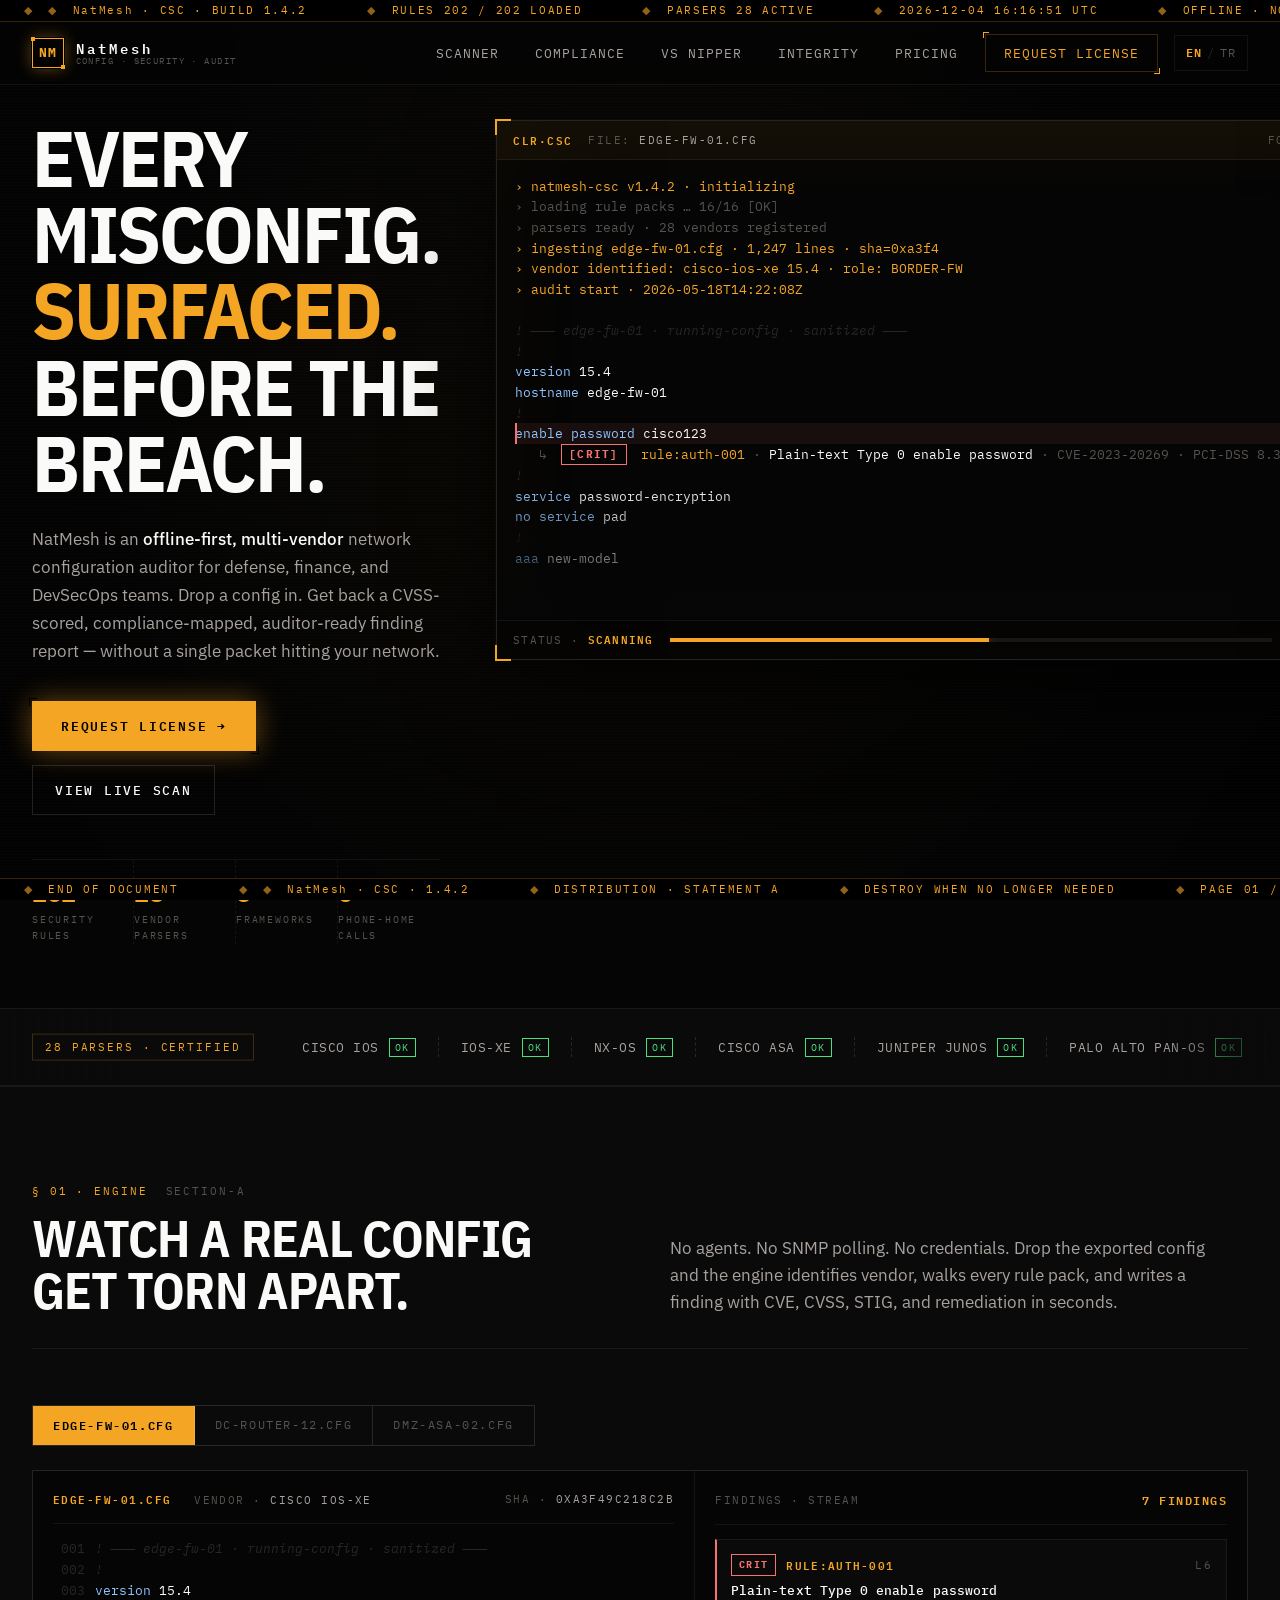
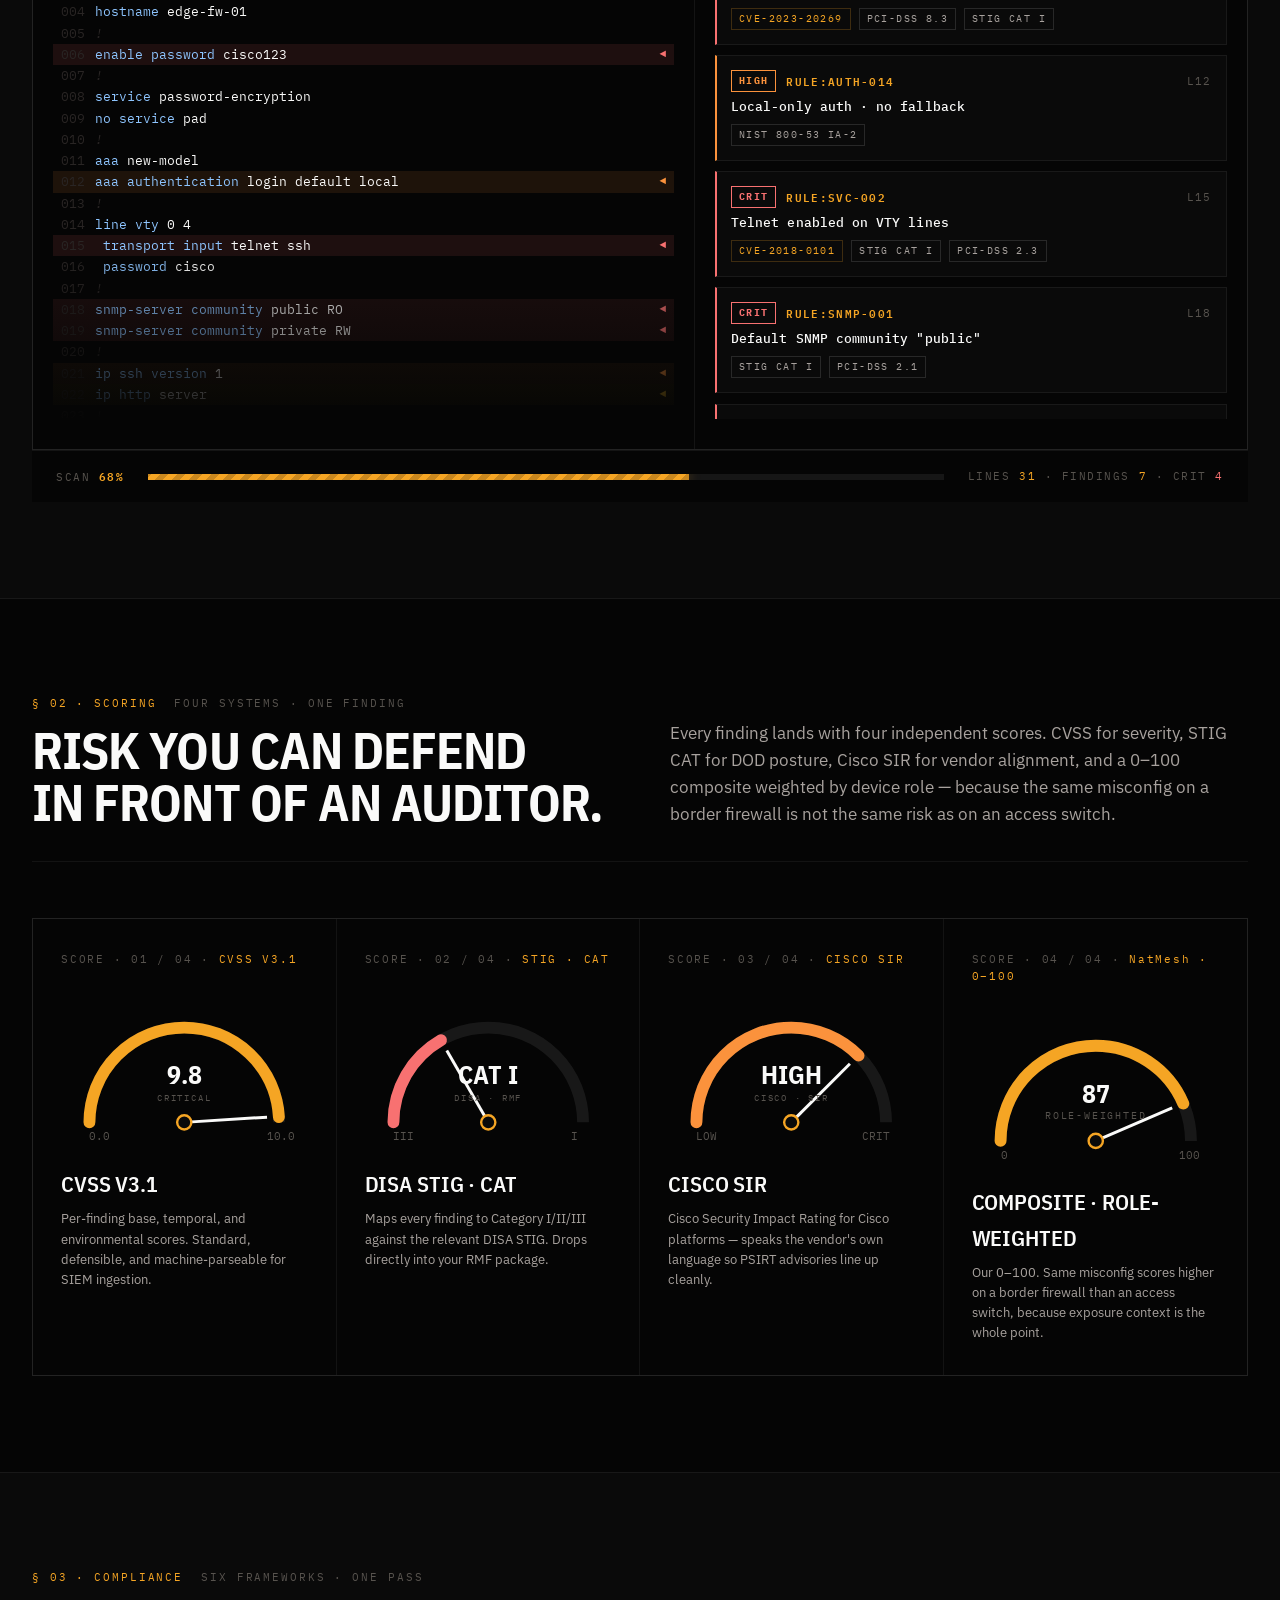
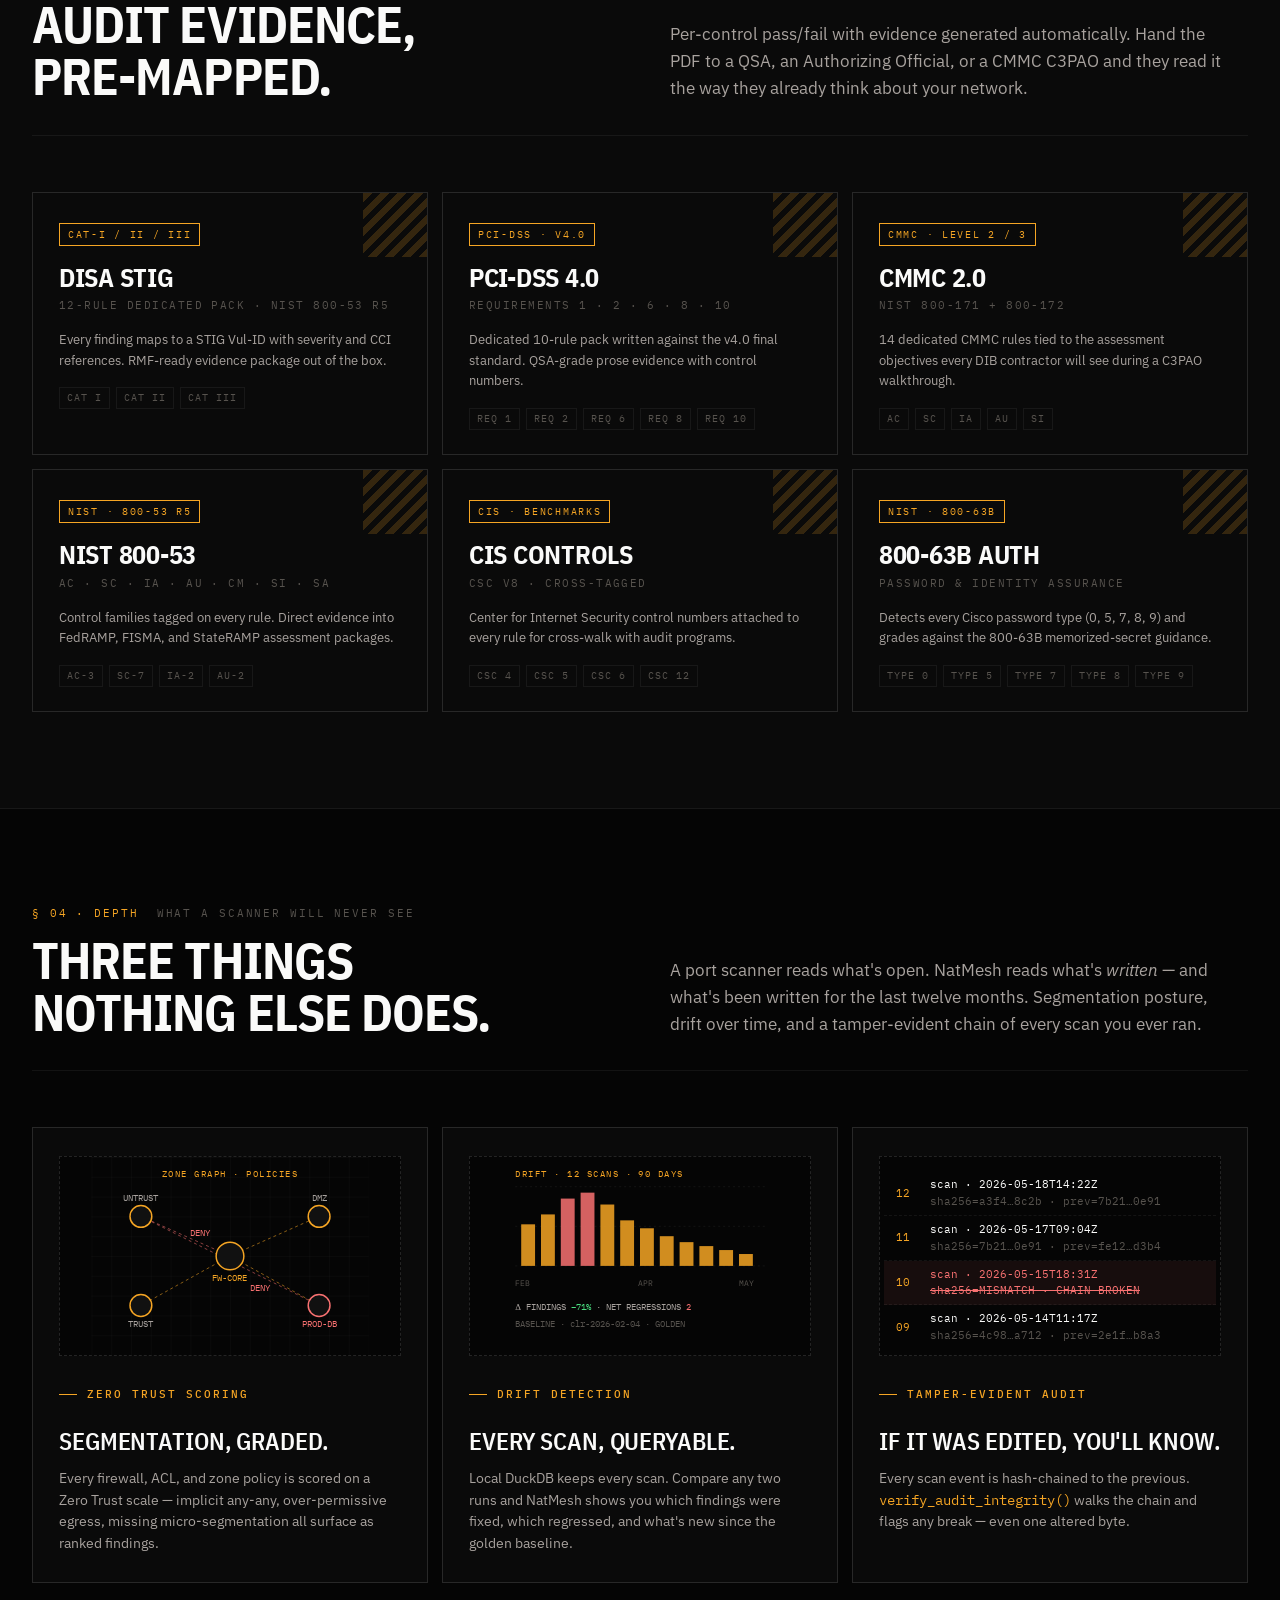
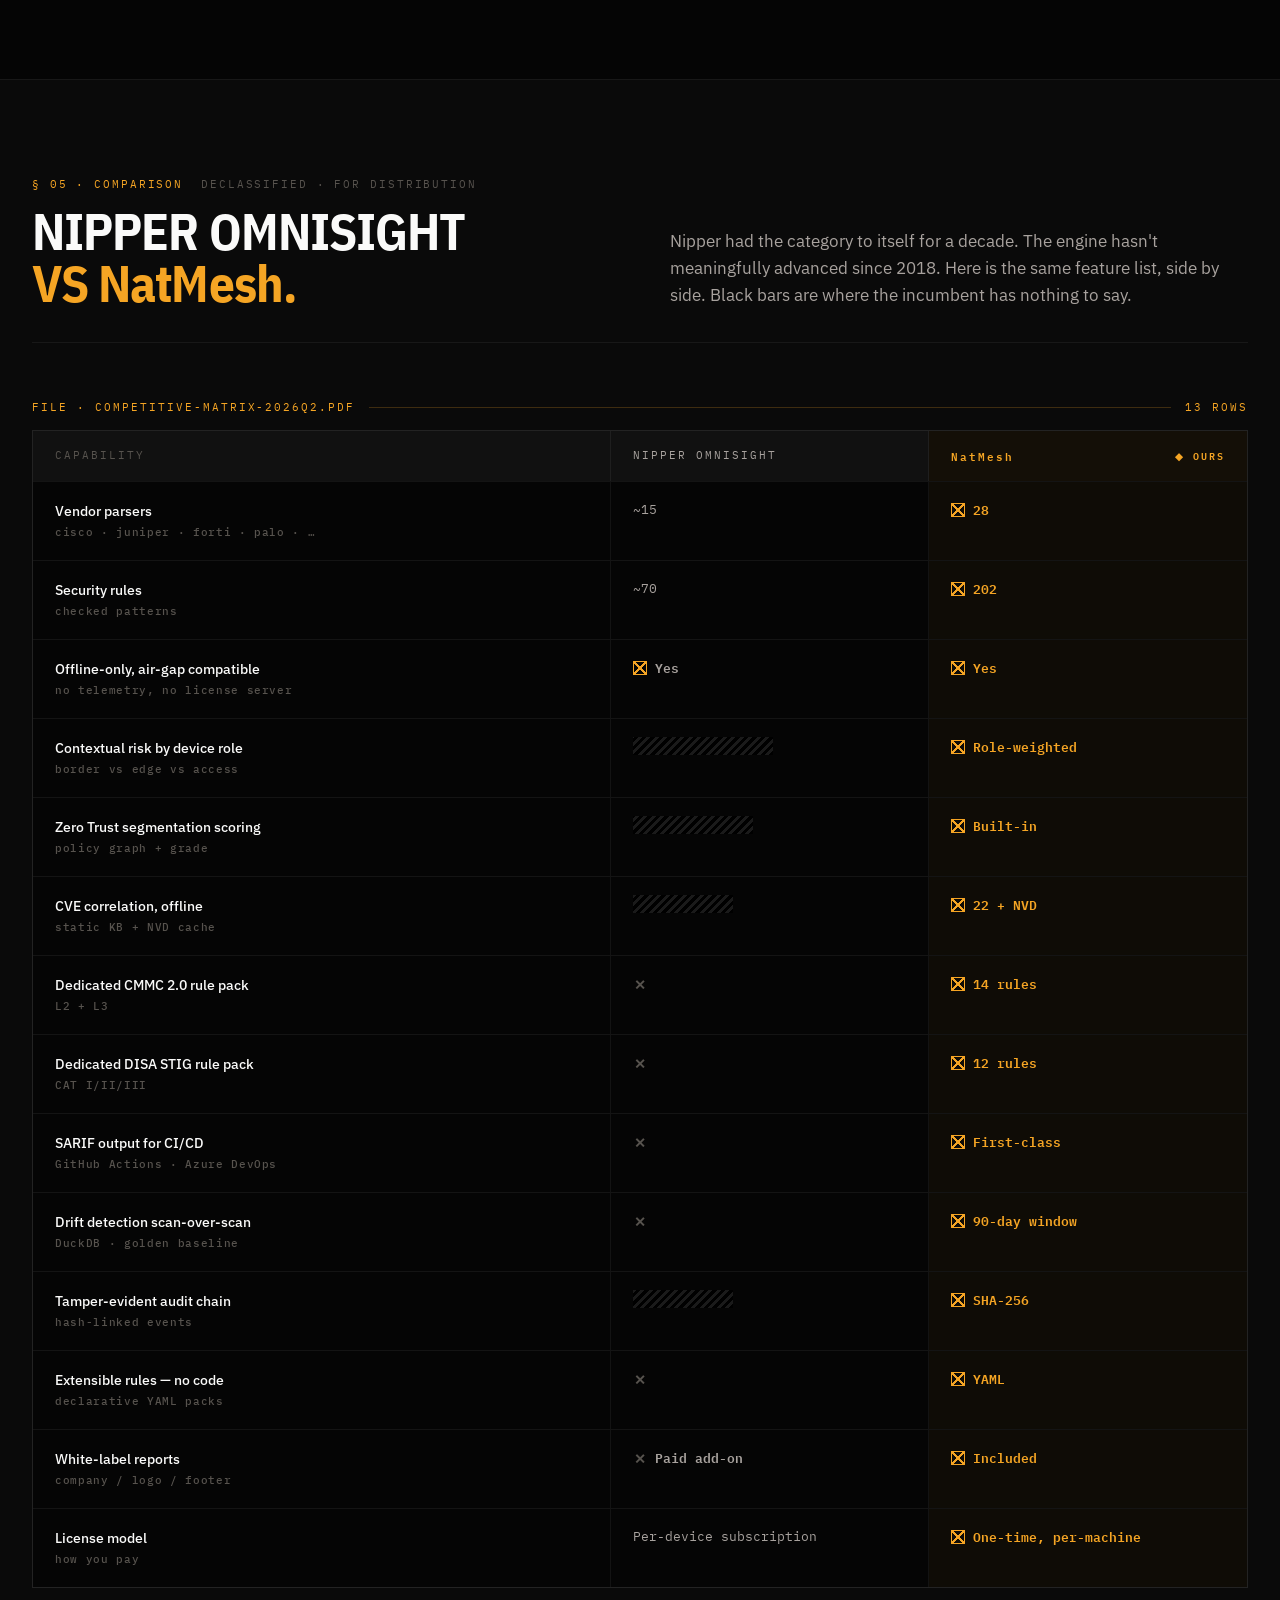
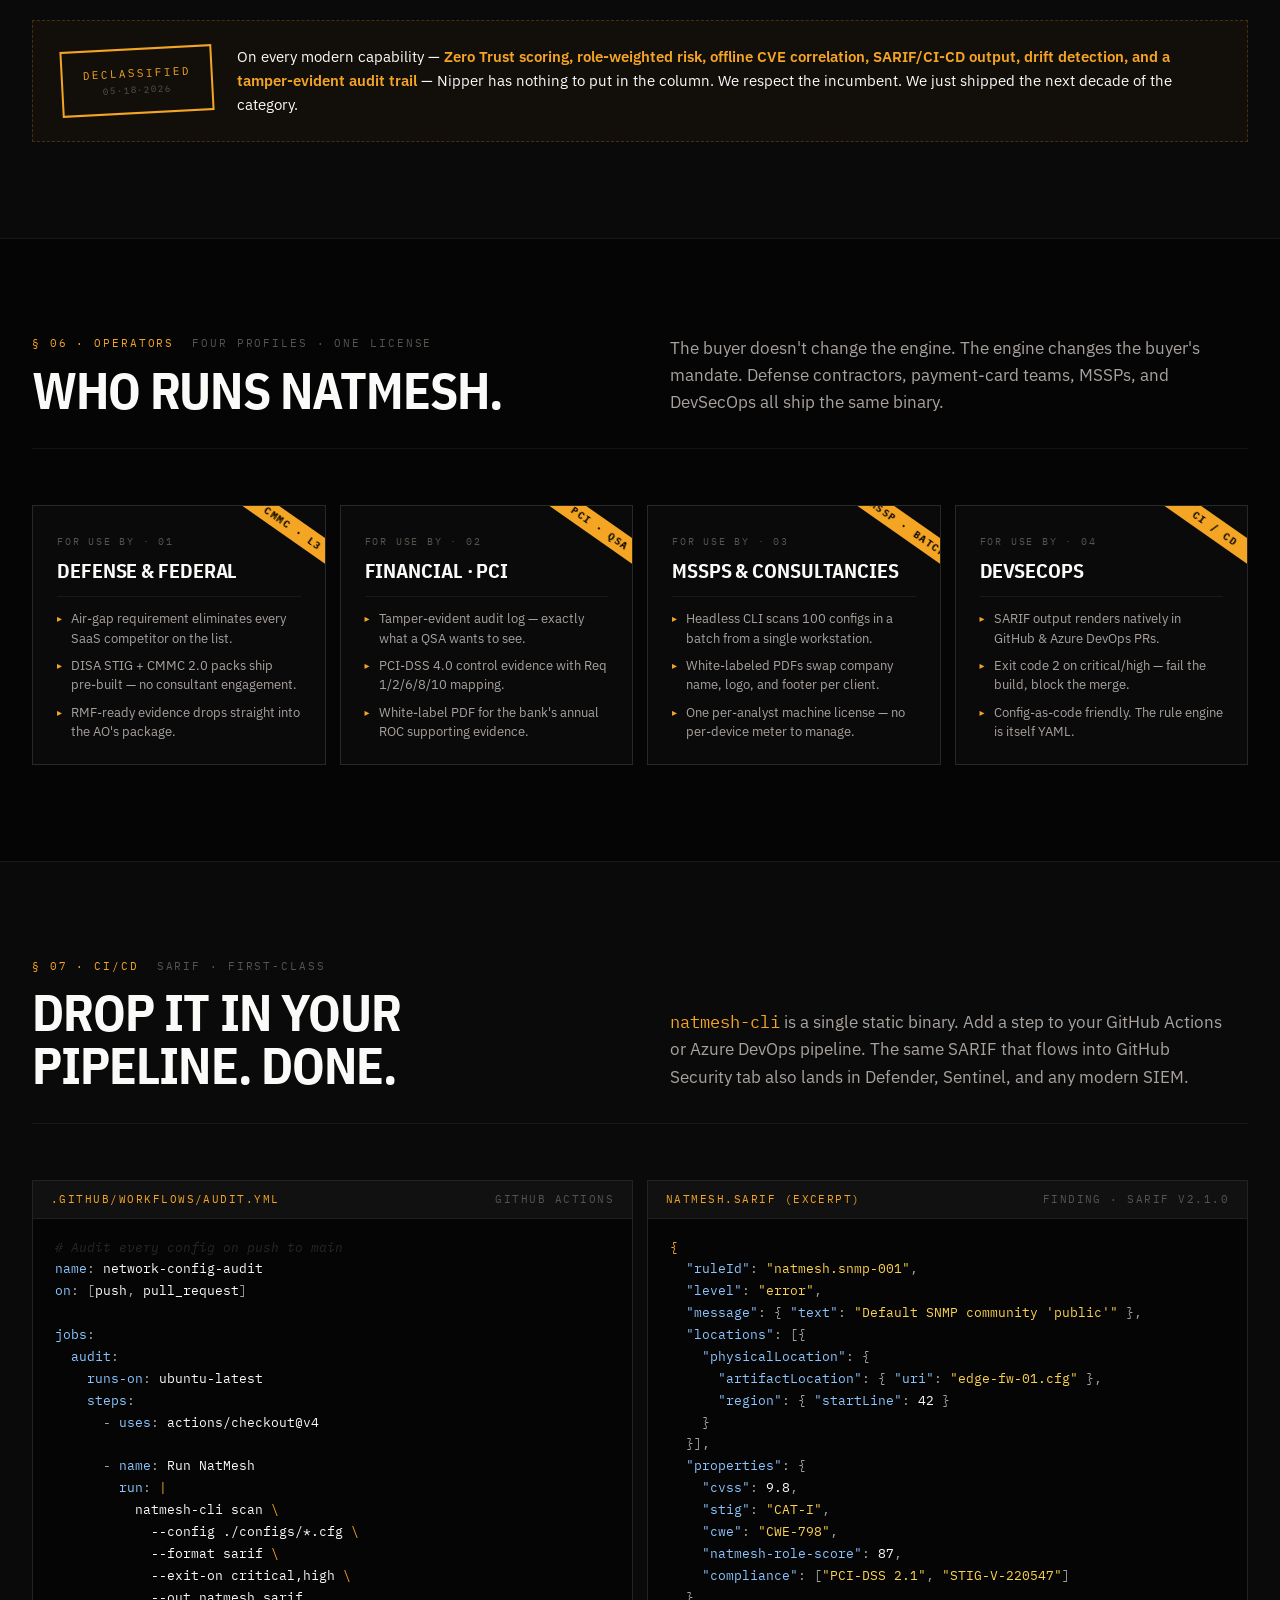
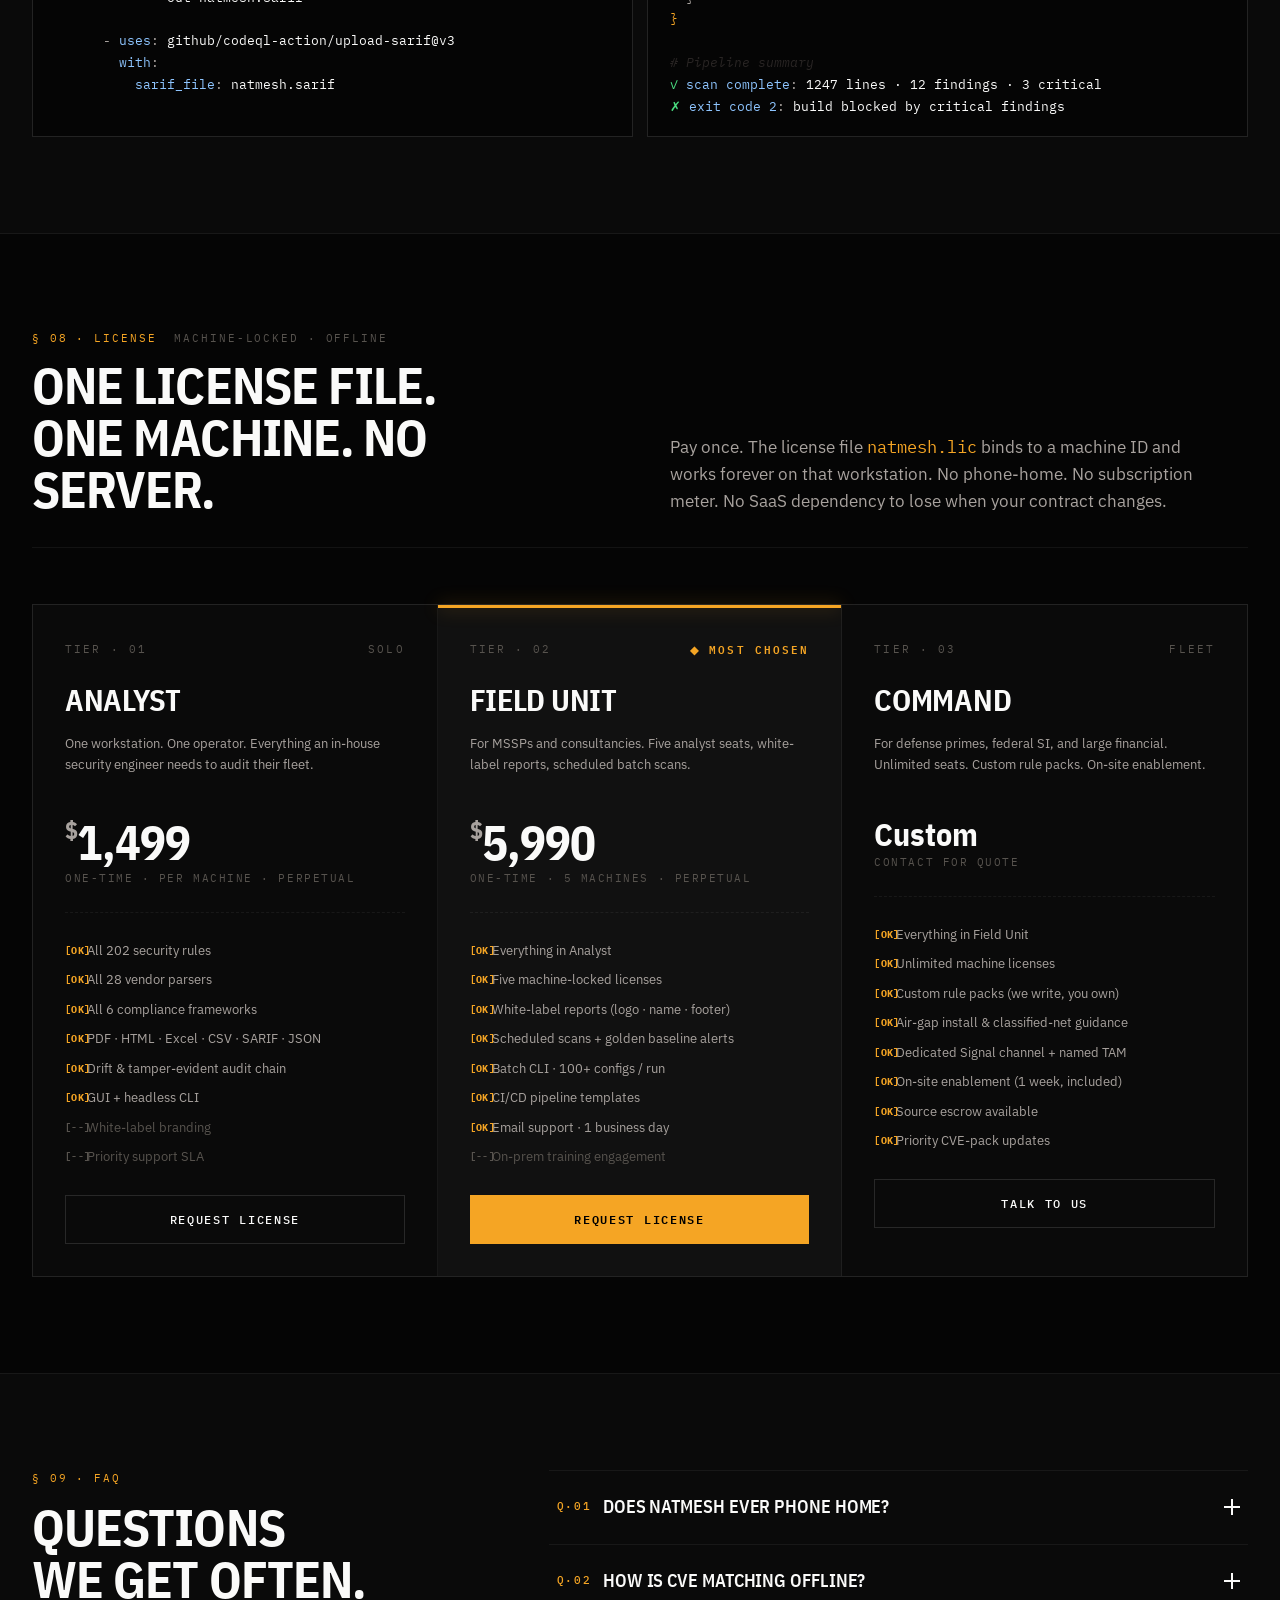
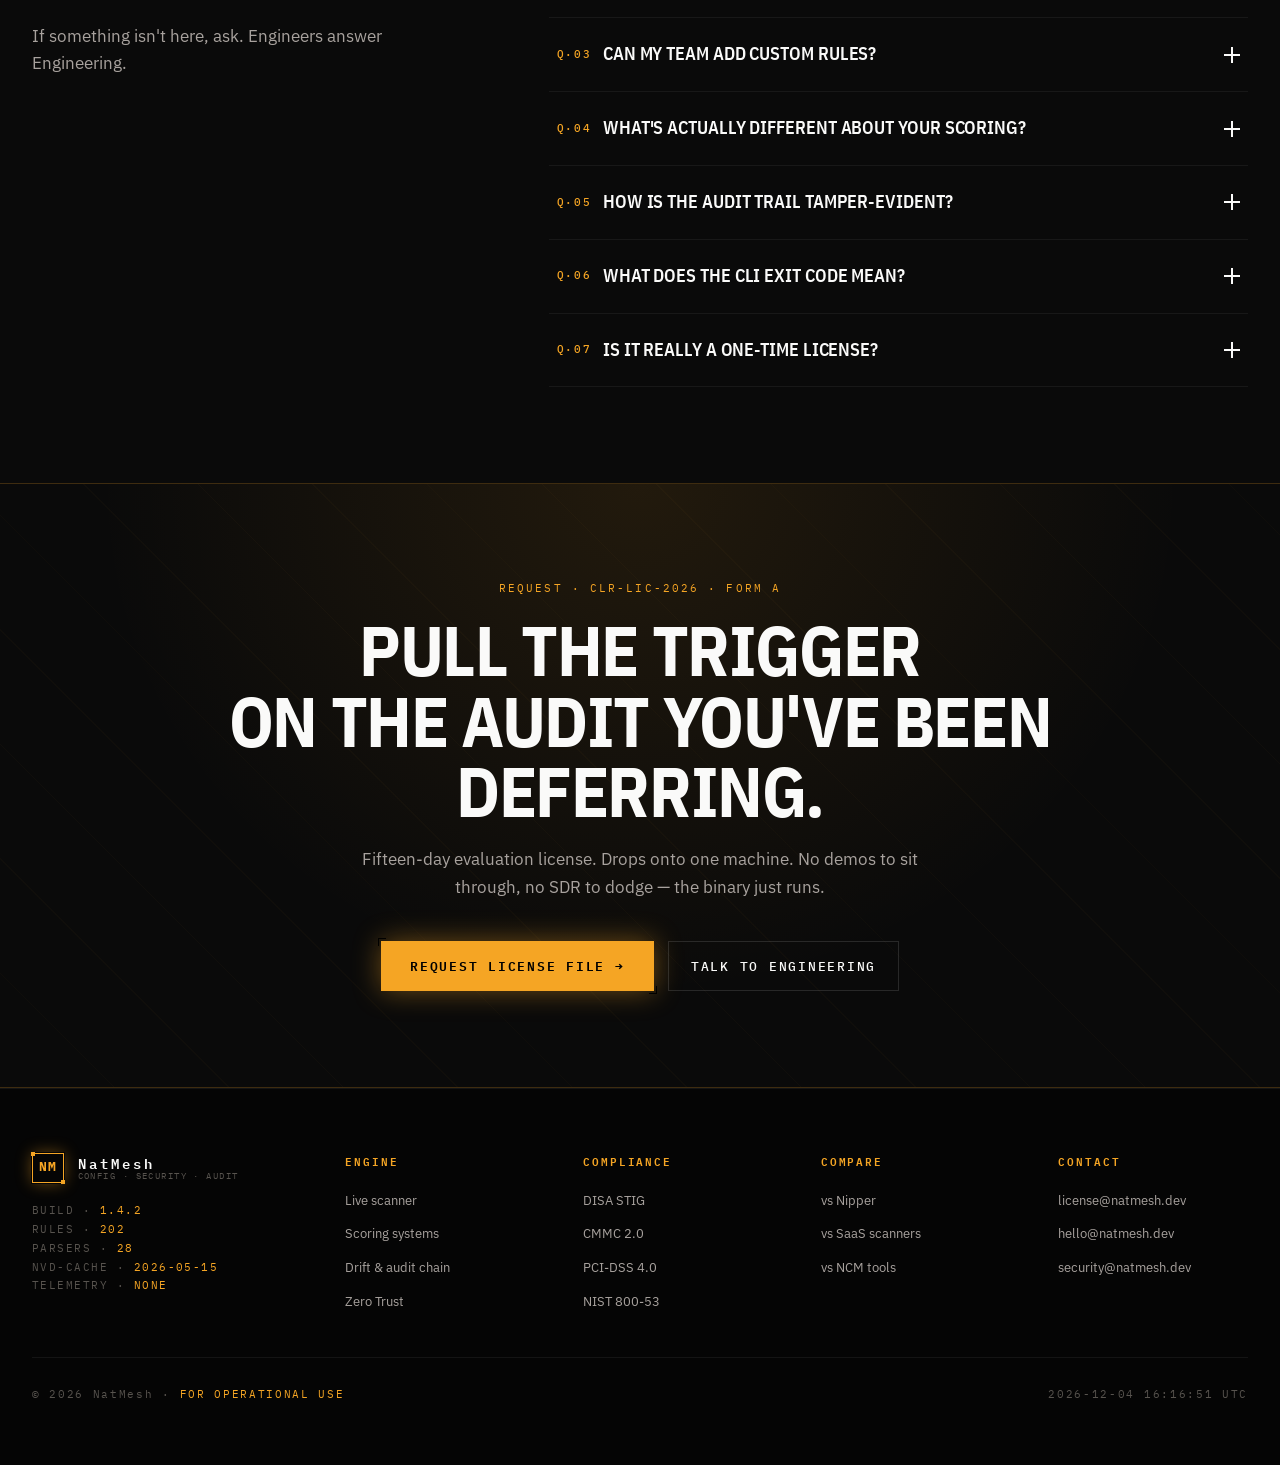
<file: index.html>
<!DOCTYPE html>
<html lang="en">
<head>
<meta charset="UTF-8"/>
<meta name="viewport" content="width=device-width,initial-scale=1.0"/>
<title>NatMesh · Network Configuration Security Auditor</title>
<meta name="description" content="Offline-first, multi-vendor configuration auditor — 202 rules · 28 parsers · 6 compliance frameworks. CMMC 2.0, DISA STIG, PCI-DSS 4.0, NIST 800-53. Air-gap compatible.">
<link rel="preconnect" href="https://fonts.googleapis.com">
<link rel="preconnect" href="https://fonts.gstatic.com" crossorigin>
<link href="https://fonts.googleapis.com/css2?family=IBM+Plex+Mono:wght@300;400;500;600;700&family=IBM+Plex+Sans:wght@300;400;500;600;700&family=IBM+Plex+Sans+Condensed:wght@500;600;700&display=swap" rel="stylesheet">
<link rel="stylesheet" href="styles.css">
<template id="__bundler_thumbnail">
<svg xmlns="http://www.w3.org/2000/svg" viewBox="0 0 200 200">
  <rect width="200" height="200" fill="#0a0a0a"/>
  <rect x="60" y="60" width="80" height="80" fill="none" stroke="#f5a524" stroke-width="3"/>
  <path d="M58 58 h10 v3 h-7 v7 h-3 z" fill="#f5a524"/>
  <path d="M142 58 h-10 v3 h7 v7 h3 z" fill="#f5a524"/>
  <path d="M58 142 h10 v-3 h-7 v-7 h-3 z" fill="#f5a524"/>
  <path d="M142 142 h-10 v-3 h7 v-7 h3 z" fill="#f5a524"/>
  <text x="100" y="108" text-anchor="middle" font-family="monospace" font-size="22" font-weight="700" fill="#f5a524">NM</text>
</svg>
</template>
</head>
<body>

<!-- ════════════════════════════════════════════════════════
     TOP CLASSIFICATION BAR
═══════════════════════════════════════════════════════════ -->
<div class="classbar top" role="banner" aria-label="System status">
  <div class="classbar-track">
    <span><span class="brandcase">NatMesh</span> · CSC · BUILD 1.4.2</span>
    <span data-i18n="cb.rules">RULES 202 / 202 LOADED</span>
    <span data-i18n="cb.parsers">PARSERS 28 ACTIVE</span>
    <span data-utc-clock>—</span>
    <span data-i18n="cb.offline">OFFLINE · NO TELEMETRY</span>
    <span data-i18n="cb.opuse">FOR OPERATIONAL USE</span>
    <span><span class="brandcase">NatMesh</span> · CSC · BUILD 1.4.2</span>
    <span data-i18n="cb.rules">RULES 202 / 202 LOADED</span>
    <span data-i18n="cb.parsers">PARSERS 28 ACTIVE</span>
    <span data-utc-clock>—</span>
    <span data-i18n="cb.offline">OFFLINE · NO TELEMETRY</span>
    <span data-i18n="cb.opuse">FOR OPERATIONAL USE</span>
  </div>
</div>

<!-- ════════════════════════════════════════════════════════
     NAV
═══════════════════════════════════════════════════════════ -->
<nav id="nav">
  <div class="nav-inner">
    <a href="#top" class="brand" aria-label="NatMesh home">
      <span class="brand-mark">NM</span>
      <span>
        <span class="brand-name">NatMesh</span><span class="brand-tag" data-i18n="brand.tag">CONFIG · SECURITY · AUDIT</span>
      </span>
    </a>
    <div class="nav-links">
      <a href="#scanner" data-i18n="nav.scanner">Scanner</a>
      <a href="#compliance" data-i18n="nav.compliance">Compliance</a>
      <a href="#comparison" data-i18n="nav.vs">vs Nipper</a>
      <a href="#integrity" data-i18n="nav.integrity">Integrity</a>
      <a href="#pricing" data-i18n="nav.pricing">Pricing</a>
      <a href="#contact" class="cta" data-i18n="nav.cta">Request License</a>
      <button class="lang-toggle" id="lang-toggle" aria-label="Language">
        <span class="lang-opt" data-lang="en">EN</span><span class="lang-sep">/</span><span class="lang-opt" data-lang="tr">TR</span>
      </button>
    </div>
    <button class="burger" id="burger" aria-label="Menu" aria-expanded="false">
      <span></span><span></span><span></span>
    </button>
  </div>
</nav>
<div class="mobile-drawer" id="mobile-drawer">
  <a href="#scanner" data-i18n="nav.scanner">Scanner</a>
  <a href="#compliance" data-i18n="nav.compliance">Compliance</a>
  <a href="#comparison" data-i18n="nav.vs">vs Nipper</a>
  <a href="#integrity" data-i18n="nav.integrity">Integrity</a>
  <a href="#pricing" data-i18n="nav.pricing">Pricing</a>
  <a href="#contact" data-i18n="nav.cta">Request License</a>
  <button class="lang-toggle drawer" id="lang-toggle-mobile" aria-label="Language">
    <span class="lang-opt" data-lang="en">EN</span><span class="lang-sep">/</span><span class="lang-opt" data-lang="tr">TR</span>
  </button>
</div>

<!-- ════════════════════════════════════════════════════════
     HERO
═══════════════════════════════════════════════════════════ -->
<section class="hero" id="top">
  <div class="shell">
    <div class="hero-grid">

      <div class="hero-text">

        <h1 class="h-display" data-i18n="hero.h1">
          Every misconfig.<br>
          <span class="amber">Surfaced.</span><br>
          Before the breach.
        </h1>

        <p class="hero-lede" data-i18n="hero.lede">
          NatMesh is an <strong>offline-first, multi-vendor</strong> network configuration
          auditor for defense, finance, and DevSecOps teams. Drop a config in.
          Get back a CVSS-scored, compliance-mapped, auditor-ready finding report —
          without a single packet hitting your network.
        </p>

        <div class="hero-btns">
          <a href="#pricing" class="btn btn-primary btn-stamp" data-i18n="hero.btn1">
            Request License
            <span class="arrow">→</span>
          </a>
          <a href="#scanner" class="btn" data-i18n="hero.btn2">View live scan</a>
        </div>

        <div class="hero-fact-grid">
          <div class="hero-fact">
            <div class="hero-fact-num"><span data-count="202">0</span></div>
            <div class="hero-fact-lbl" data-i18n="hero.fact1">Security rules</div>
          </div>
          <div class="hero-fact">
            <div class="hero-fact-num"><span data-count="28">0</span></div>
            <div class="hero-fact-lbl" data-i18n="hero.fact2">Vendor parsers</div>
          </div>
          <div class="hero-fact">
            <div class="hero-fact-num"><span data-count="6">0</span></div>
            <div class="hero-fact-lbl" data-i18n="hero.fact3">Frameworks</div>
          </div>
          <div class="hero-fact">
            <div class="hero-fact-num"><span data-count="0">0</span></div>
            <div class="hero-fact-lbl" data-i18n="hero.fact4">Phone-home calls</div>
          </div>
        </div>
      </div>

      <!-- TERMINAL -->
      <div class="hero-visual">
        <div class="term">
          <div class="term-frame"><span class="tl"></span><span class="tr"></span><span class="bl"></span><span class="br"></span></div>
          <div class="term-head">
            <span class="id">CLR·CSC</span>
            <span><span data-i18n="term.file">FILE:</span> <span id="hero-term-file" style="color:var(--txt-2)">edge-fw-01.cfg</span></span>
            <span class="right">
              <span><span data-i18n="term.found">FOUND</span> <span id="hero-term-found" style="color:var(--amber);font-weight:600">0</span></span>
              <span class="live" data-i18n="term.live">LIVE</span>
            </span>
          </div>
          <div class="term-body" id="hero-term-body"></div>
          <div class="term-footer">
            <span><span data-i18n="term.status">STATUS</span> · <span id="hero-term-stat" style="color:var(--amber);font-weight:600">BOOT</span></span>
            <span class="progress"><span class="progress-fill" id="hero-term-prog"></span></span>
            <span>SHA · 0xa3f4</span>
          </div>
        </div>
      </div>

    </div>
  </div>
</section>

<!-- ════════════════════════════════════════════════════════
     VENDOR MARQUEE
═══════════════════════════════════════════════════════════ -->
<div class="vendor-strip" aria-label="Supported vendors">
  <span class="vendor-strip-label" data-i18n="vendor.label">28 PARSERS · CERTIFIED</span>
  <div class="vendor-marquee">
    <!-- duplicated 2x for seamless loop -->
    <span class="vendor-item">CISCO IOS <span class="ok">OK</span></span>
    <span class="vendor-item">IOS-XE <span class="ok">OK</span></span>
    <span class="vendor-item">NX-OS <span class="ok">OK</span></span>
    <span class="vendor-item">CISCO ASA <span class="ok">OK</span></span>
    <span class="vendor-item">JUNIPER JUNOS <span class="ok">OK</span></span>
    <span class="vendor-item">PALO ALTO PAN-OS <span class="ok">OK</span></span>
    <span class="vendor-item">FORTINET FORTIOS <span class="ok">OK</span></span>
    <span class="vendor-item">CHECK POINT <span class="ok">OK</span></span>
    <span class="vendor-item">HUAWEI VRP <span class="ok">OK</span></span>
    <span class="vendor-item">H3C COMWARE <span class="ok">OK</span></span>
    <span class="vendor-item">F5 BIG-IP <span class="ok">OK</span></span>
    <span class="vendor-item">HPE ARUBA <span class="ok">OK</span></span>
    <span class="vendor-item">EXTREME <span class="ok">OK</span></span>
    <span class="vendor-item">SANGFOR <span class="ok">OK</span></span>
    <span class="vendor-item">FORCEPOINT <span class="ok">OK</span></span>
    <span class="vendor-item">TRELLIX <span class="ok">OK</span></span>
    <span class="vendor-item">TREND MICRO <span class="ok">OK</span></span>
    <span class="vendor-item">NETSKOPE <span class="ok">OK</span></span>
    <span class="vendor-item">PROOFPOINT <span class="ok">OK</span></span>
    <span class="vendor-item">BEYONDTRUST <span class="ok">OK</span></span>
    <span class="vendor-item">IBM <span class="ok">OK</span></span>
    <span class="vendor-item">ERICSSON <span class="ok">OK</span></span>

    <span class="vendor-item">CISCO IOS <span class="ok">OK</span></span>
    <span class="vendor-item">IOS-XE <span class="ok">OK</span></span>
    <span class="vendor-item">NX-OS <span class="ok">OK</span></span>
    <span class="vendor-item">CISCO ASA <span class="ok">OK</span></span>
    <span class="vendor-item">JUNIPER JUNOS <span class="ok">OK</span></span>
    <span class="vendor-item">PALO ALTO PAN-OS <span class="ok">OK</span></span>
    <span class="vendor-item">FORTINET FORTIOS <span class="ok">OK</span></span>
    <span class="vendor-item">CHECK POINT <span class="ok">OK</span></span>
    <span class="vendor-item">HUAWEI VRP <span class="ok">OK</span></span>
    <span class="vendor-item">H3C COMWARE <span class="ok">OK</span></span>
    <span class="vendor-item">F5 BIG-IP <span class="ok">OK</span></span>
    <span class="vendor-item">HPE ARUBA <span class="ok">OK</span></span>
    <span class="vendor-item">EXTREME <span class="ok">OK</span></span>
    <span class="vendor-item">SANGFOR <span class="ok">OK</span></span>
    <span class="vendor-item">FORCEPOINT <span class="ok">OK</span></span>
    <span class="vendor-item">TRELLIX <span class="ok">OK</span></span>
    <span class="vendor-item">TREND MICRO <span class="ok">OK</span></span>
    <span class="vendor-item">NETSKOPE <span class="ok">OK</span></span>
    <span class="vendor-item">PROOFPOINT <span class="ok">OK</span></span>
    <span class="vendor-item">BEYONDTRUST <span class="ok">OK</span></span>
    <span class="vendor-item">IBM <span class="ok">OK</span></span>
    <span class="vendor-item">ERICSSON <span class="ok">OK</span></span>
  </div>
</div>

<!-- ════════════════════════════════════════════════════════
     LIVE SCANNER DEMO (the showstopper)
═══════════════════════════════════════════════════════════ -->
<section class="scanner-section" id="scanner">
  <div class="shell">

    <div class="section-head reveal">
      <div>
        <div class="meta"><span class="id" data-i18n="s1.ey">§ 01 · ENGINE</span><span>SECTION-A</span></div>
        <h2 class="h-section" data-i18n="s1.h">Watch a real config<br>get torn apart.</h2>
      </div>
      <div>
        <p class="lede" data-i18n="s1.lede">
          No agents. No SNMP polling. No credentials. Drop the exported config
          and the engine identifies vendor, walks every rule pack, and writes
          a finding with CVE, CVSS, STIG, and remediation in seconds.
        </p>
      </div>
    </div>

    <div class="reveal">
      <div class="scanner-tabs" role="tablist">
        <button class="scanner-tab active" data-key="edge-fw-01.cfg" role="tab">edge-fw-01.cfg</button>
        <button class="scanner-tab" data-key="dc-router-12.cfg" role="tab">dc-router-12.cfg</button>
        <button class="scanner-tab" data-key="dmz-asa-02.cfg" role="tab">dmz-asa-02.cfg</button>
      </div>

      <div class="scanner-wrap">

        <div class="scanner-config">
          <div class="scanner-config-head">
            <div>
              <span class="filename" id="scanner-file">edge-fw-01.cfg</span>
              <span style="margin-left:14px">VENDOR · <span id="scanner-vendor" style="color:var(--txt-2)">CISCO IOS-XE</span></span>
            </div>
            <div>SHA · <span id="scanner-sha" style="color:var(--txt-2)">0xa3f4</span></div>
          </div>
          <div class="scanner-config-body" id="scanner-config-body">
            <!-- populated by scanner.js -->
          </div>
          <div class="scan-beam" id="scan-beam"></div>
        </div>

        <div class="scanner-findings">
          <div class="scanner-findings-head">
            <span data-i18n="s1.stream">FINDINGS · STREAM</span>
            <span class="count" id="scanner-finding-count">0 findings</span>
          </div>
          <div class="scanner-findings-list" id="scanner-findings-list">
            <!-- populated by scanner.js -->
          </div>
        </div>

      </div>

      <div class="scanner-progress-strip">
        <span>SCAN <span class="scanner-progress-info" id="scanner-pct">0%</span></span>
        <div class="scanner-progress-bar">
          <div class="scanner-progress-fill" id="scanner-progress-fill"></div>
        </div>
        <span>
          LINES <span style="color:var(--amber)" id="scanner-lines">0</span> ·
          FINDINGS <span style="color:var(--amber)" id="scanner-find">0</span> ·
          CRIT <span style="color:var(--crit)" id="scanner-crit">0</span>
        </span>
      </div>
    </div>

  </div>
</section>

<!-- ════════════════════════════════════════════════════════
     SCORING ENGINE
═══════════════════════════════════════════════════════════ -->
<section id="scoring">
  <div class="shell">
    <div class="section-head reveal">
      <div>
        <div class="meta"><span class="id" data-i18n="s2.ey">§ 02 · SCORING</span><span data-i18n="s2.ey2">FOUR SYSTEMS · ONE FINDING</span></div>
        <h2 class="h-section" data-i18n="s2.h">Risk you can defend<br>in front of an auditor.</h2>
      </div>
      <div>
        <p class="lede" data-i18n="s2.lede">
          Every finding lands with four independent scores. CVSS for severity,
          STIG CAT for DOD posture, Cisco SIR for vendor alignment, and a 0–100
          composite weighted by device role — because the same misconfig on
          a border firewall is not the same risk as on an access switch.
        </p>
      </div>
    </div>

    <div class="score-grid reveal">

      <div class="score-card">
        <div class="num">SCORE · 01 / 04 · <span class="amber">CVSS v3.1</span></div>
        <div class="gauge">
          <svg viewBox="0 0 200 130" class="gauge-svg" data-gauge="9.8" data-max="10" preserveAspectRatio="xMidYMid meet" style="width:100%;height:100%">
            <path d="M 20 110 A 80 80 0 0 1 180 110" fill="none" stroke="rgba(255,255,255,0.08)" stroke-width="10"/>
            <path d="M 20 110 A 80 80 0 0 1 180 110" fill="none" stroke="#f5a524" stroke-width="10" stroke-linecap="round" class="gauge-arc-fill"/>
            <line x1="100" y1="110" x2="100" y2="40" stroke="#fafaf9" stroke-width="2.5" class="gauge-needle" style="transform-origin:100px 110px;transform:rotate(-90deg);transition:none"/>
            <circle cx="100" cy="110" r="6" fill="#0a0a0a" stroke="#f5a524" stroke-width="2"/>
            <text x="20" y="125" font-family="IBM Plex Mono" font-size="9" fill="#57534e">0.0</text>
            <text x="170" y="125" font-family="IBM Plex Mono" font-size="9" fill="#57534e">10.0</text>
            <text x="100" y="78" font-family="IBM Plex Sans Condensed" font-size="22" font-weight="700" text-anchor="middle" fill="#fafaf9">9.8</text>
            <text x="100" y="92" font-family="IBM Plex Mono" font-size="8" letter-spacing="1.5" text-anchor="middle" fill="#57534e">CRITICAL</text>
          </svg>
        </div>
        <h4>CVSS v3.1</h4>
        <p data-i18n="s2.c1">Per-finding base, temporal, and environmental scores. Standard, defensible, and machine-parseable for SIEM ingestion.</p>
      </div>

      <div class="score-card">
        <div class="num">SCORE · 02 / 04 · <span class="amber">STIG · CAT</span></div>
        <div class="gauge">
          <svg viewBox="0 0 200 130" class="gauge-svg" data-gauge="1" data-max="3" preserveAspectRatio="xMidYMid meet" style="width:100%;height:100%">
            <path d="M 20 110 A 80 80 0 0 1 180 110" fill="none" stroke="rgba(255,255,255,0.08)" stroke-width="10"/>
            <path d="M 20 110 A 80 80 0 0 1 180 110" fill="none" stroke="#f87171" stroke-width="10" stroke-linecap="round" class="gauge-arc-fill"/>
            <line x1="100" y1="110" x2="100" y2="40" stroke="#fafaf9" stroke-width="2.5" class="gauge-needle" style="transform-origin:100px 110px;transform:rotate(-90deg);transition:none"/>
            <circle cx="100" cy="110" r="6" fill="#0a0a0a" stroke="#f5a524" stroke-width="2"/>
            <text x="20" y="125" font-family="IBM Plex Mono" font-size="9" fill="#57534e">III</text>
            <text x="170" y="125" font-family="IBM Plex Mono" font-size="9" fill="#57534e">I</text>
            <text x="100" y="78" font-family="IBM Plex Sans Condensed" font-size="22" font-weight="700" text-anchor="middle" fill="#fafaf9">CAT I</text>
            <text x="100" y="92" font-family="IBM Plex Mono" font-size="8" letter-spacing="1.5" text-anchor="middle" fill="#57534e">DISA · RMF</text>
          </svg>
        </div>
        <h4>DISA STIG · CAT</h4>
        <p data-i18n="s2.c2">Maps every finding to Category I/II/III against the relevant DISA STIG. Drops directly into your RMF package.</p>
      </div>

      <div class="score-card">
        <div class="num">SCORE · 03 / 04 · <span class="amber">CISCO SIR</span></div>
        <div class="gauge">
          <svg viewBox="0 0 200 130" class="gauge-svg" data-gauge="3" data-max="4" preserveAspectRatio="xMidYMid meet" style="width:100%;height:100%">
            <path d="M 20 110 A 80 80 0 0 1 180 110" fill="none" stroke="rgba(255,255,255,0.08)" stroke-width="10"/>
            <path d="M 20 110 A 80 80 0 0 1 180 110" fill="none" stroke="#fb923c" stroke-width="10" stroke-linecap="round" class="gauge-arc-fill"/>
            <line x1="100" y1="110" x2="100" y2="40" stroke="#fafaf9" stroke-width="2.5" class="gauge-needle" style="transform-origin:100px 110px;transform:rotate(-90deg);transition:none"/>
            <circle cx="100" cy="110" r="6" fill="#0a0a0a" stroke="#f5a524" stroke-width="2"/>
            <text x="20" y="125" font-family="IBM Plex Mono" font-size="9" fill="#57534e">LOW</text>
            <text x="160" y="125" font-family="IBM Plex Mono" font-size="9" fill="#57534e">CRIT</text>
            <text x="100" y="78" font-family="IBM Plex Sans Condensed" font-size="22" font-weight="700" text-anchor="middle" fill="#fafaf9">HIGH</text>
            <text x="100" y="92" font-family="IBM Plex Mono" font-size="8" letter-spacing="1.5" text-anchor="middle" fill="#57534e">CISCO · SIR</text>
          </svg>
        </div>
        <h4>Cisco SIR</h4>
        <p data-i18n="s2.c3">Cisco Security Impact Rating for Cisco platforms — speaks the vendor's own language so PSIRT advisories line up cleanly.</p>
      </div>

      <div class="score-card">
        <div class="num">SCORE · 04 / 04 · <span class="amber"><span class="brandcase">NatMesh</span> · 0–100</span></div>
        <div class="gauge">
          <svg viewBox="0 0 200 130" class="gauge-svg" data-gauge="87" data-max="100" preserveAspectRatio="xMidYMid meet" style="width:100%;height:100%">
            <path d="M 20 110 A 80 80 0 0 1 180 110" fill="none" stroke="rgba(255,255,255,0.08)" stroke-width="10"/>
            <path d="M 20 110 A 80 80 0 0 1 180 110" fill="none" stroke="#f5a524" stroke-width="10" stroke-linecap="round" class="gauge-arc-fill"/>
            <line x1="100" y1="110" x2="100" y2="40" stroke="#fafaf9" stroke-width="2.5" class="gauge-needle" style="transform-origin:100px 110px;transform:rotate(-90deg);transition:none"/>
            <circle cx="100" cy="110" r="6" fill="#0a0a0a" stroke="#f5a524" stroke-width="2"/>
            <text x="20" y="125" font-family="IBM Plex Mono" font-size="9" fill="#57534e">0</text>
            <text x="170" y="125" font-family="IBM Plex Mono" font-size="9" fill="#57534e">100</text>
            <text x="100" y="78" font-family="IBM Plex Sans Condensed" font-size="22" font-weight="700" text-anchor="middle" fill="#fafaf9">87</text>
            <text x="100" y="92" font-family="IBM Plex Mono" font-size="8" letter-spacing="1.5" text-anchor="middle" fill="#57534e">ROLE-WEIGHTED</text>
          </svg>
        </div>
        <h4 data-i18n="s2.c4t">Composite · Role-Weighted</h4>
        <p data-i18n="s2.c4">Our 0–100. Same misconfig scores higher on a border firewall than an access switch, because exposure context is the whole point.</p>
      </div>

    </div>
  </div>
</section>

<!-- ════════════════════════════════════════════════════════
     COMPLIANCE FRAMEWORKS
═══════════════════════════════════════════════════════════ -->
<section id="compliance" style="background:var(--bg-1);border-top:1px solid var(--line);border-bottom:1px solid var(--line)">
  <div class="shell">

    <div class="section-head reveal">
      <div>
        <div class="meta"><span class="id" data-i18n="s3.ey">§ 03 · COMPLIANCE</span><span data-i18n="s3.ey2">SIX FRAMEWORKS · ONE PASS</span></div>
        <h2 class="h-section" data-i18n="s3.h">Audit evidence,<br>pre-mapped.</h2>
      </div>
      <div>
        <p class="lede" data-i18n="s3.lede">
          Per-control pass/fail with evidence generated automatically.
          Hand the PDF to a QSA, an Authorizing Official, or a CMMC C3PAO and
          they read it the way they already think about your network.
        </p>
      </div>
    </div>

    <div class="comp-grid reveal">

      <div class="comp-folder">
        <div class="stamp">CAT-I / II / III</div>
        <h3>DISA STIG</h3>
        <div class="sub" data-i18n="s3.f1sub">12-rule dedicated pack · NIST 800-53 r5</div>
        <p data-i18n="s3.f1p">Every finding maps to a STIG Vul-ID with severity and CCI references. RMF-ready evidence package out of the box.</p>
        <div class="ctrls">
          <span class="ctrl">CAT I</span><span class="ctrl">CAT II</span><span class="ctrl">CAT III</span>
        </div>
      </div>

      <div class="comp-folder">
        <div class="stamp">PCI-DSS · v4.0</div>
        <h3>PCI-DSS 4.0</h3>
        <div class="sub" data-i18n="s3.f2sub">Requirements 1 · 2 · 6 · 8 · 10</div>
        <p data-i18n="s3.f2p">Dedicated 10-rule pack written against the v4.0 final standard. QSA-grade prose evidence with control numbers.</p>
        <div class="ctrls">
          <span class="ctrl">REQ 1</span><span class="ctrl">REQ 2</span><span class="ctrl">REQ 6</span><span class="ctrl">REQ 8</span><span class="ctrl">REQ 10</span>
        </div>
      </div>

      <div class="comp-folder">
        <div class="stamp">CMMC · LEVEL 2 / 3</div>
        <h3>CMMC 2.0</h3>
        <div class="sub" data-i18n="s3.f3sub">NIST 800-171 + 800-172</div>
        <p data-i18n="s3.f3p">14 dedicated CMMC rules tied to the assessment objectives every DIB contractor will see during a C3PAO walkthrough.</p>
        <div class="ctrls">
          <span class="ctrl">AC</span><span class="ctrl">SC</span><span class="ctrl">IA</span><span class="ctrl">AU</span><span class="ctrl">SI</span>
        </div>
      </div>

      <div class="comp-folder">
        <div class="stamp">NIST · 800-53 r5</div>
        <h3>NIST 800-53</h3>
        <div class="sub" data-i18n="s3.f4sub">AC · SC · IA · AU · CM · SI · SA</div>
        <p data-i18n="s3.f4p">Control families tagged on every rule. Direct evidence into FedRAMP, FISMA, and StateRAMP assessment packages.</p>
        <div class="ctrls">
          <span class="ctrl">AC-3</span><span class="ctrl">SC-7</span><span class="ctrl">IA-2</span><span class="ctrl">AU-2</span>
        </div>
      </div>

      <div class="comp-folder">
        <div class="stamp">CIS · BENCHMARKS</div>
        <h3>CIS Controls</h3>
        <div class="sub" data-i18n="s3.f5sub">CSC v8 · cross-tagged</div>
        <p data-i18n="s3.f5p">Center for Internet Security control numbers attached to every rule for cross-walk with audit programs.</p>
        <div class="ctrls">
          <span class="ctrl">CSC 4</span><span class="ctrl">CSC 5</span><span class="ctrl">CSC 6</span><span class="ctrl">CSC 12</span>
        </div>
      </div>

      <div class="comp-folder">
        <div class="stamp">NIST · 800-63B</div>
        <h3>800-63B Auth</h3>
        <div class="sub" data-i18n="s3.f6sub">Password &amp; identity assurance</div>
        <p data-i18n="s3.f6p">Detects every Cisco password type (0, 5, 7, 8, 9) and grades against the 800-63B memorized-secret guidance.</p>
        <div class="ctrls">
          <span class="ctrl">TYPE 0</span><span class="ctrl">TYPE 5</span><span class="ctrl">TYPE 7</span><span class="ctrl">TYPE 8</span><span class="ctrl">TYPE 9</span>
        </div>
      </div>

    </div>
  </div>
</section>

<!-- ════════════════════════════════════════════════════════
     THREE-UP: Zero Trust / Drift / Tamper Audit
═══════════════════════════════════════════════════════════ -->
<section id="integrity">
  <div class="shell">

    <div class="section-head reveal">
      <div>
        <div class="meta"><span class="id" data-i18n="s4.ey">§ 04 · DEPTH</span><span data-i18n="s4.ey2">WHAT A SCANNER WILL NEVER SEE</span></div>
        <h2 class="h-section" data-i18n="s4.h">Three things<br>nothing else does.</h2>
      </div>
      <div>
        <p class="lede" data-i18n="s4.lede">
          A port scanner reads what's open. NatMesh reads what's <em>written</em> —
          and what's been written for the last twelve months. Segmentation
          posture, drift over time, and a tamper-evident chain of every
          scan you ever ran.
        </p>
      </div>
    </div>

    <div class="three-grid reveal">

      <!-- Zero Trust -->
      <div class="three-card">
        <div class="viz">
          <svg viewBox="0 0 280 200" width="100%" height="100%" class="zt-nodes" aria-hidden="true">
            <defs>
              <pattern id="zt-grid" width="20" height="20" patternUnits="userSpaceOnUse">
                <path d="M 20 0 L 0 0 0 20" fill="none" stroke="rgba(255,255,255,0.04)" stroke-width="1"/>
              </pattern>
            </defs>
            <rect width="280" height="200" fill="url(#zt-grid)"/>
            <line x1="50" y1="60" x2="140" y2="100" class="deny"/>
            <line x1="140" y1="100" x2="230" y2="60"/>
            <line x1="140" y1="100" x2="50" y2="150"/>
            <line x1="140" y1="100" x2="230" y2="150"/>
            <line x1="50" y1="60" x2="230" y2="150" class="deny"/>
            <circle cx="50" cy="60" r="11"/>
            <text x="50" y="44" text-anchor="middle" font-family="IBM Plex Mono" font-size="9" fill="#a8a29e">UNTRUST</text>
            <circle cx="230" cy="60" r="11"/>
            <text x="230" y="44" text-anchor="middle" font-family="IBM Plex Mono" font-size="9" fill="#a8a29e">DMZ</text>
            <circle cx="140" cy="100" r="14" stroke-width="2"/>
            <text x="140" y="125" text-anchor="middle" font-family="IBM Plex Mono" font-size="9" fill="#f5a524">FW-CORE</text>
            <circle cx="50" cy="150" r="11"/>
            <text x="50" y="172" text-anchor="middle" font-family="IBM Plex Mono" font-size="9" fill="#a8a29e">TRUST</text>
            <circle cx="230" cy="150" r="11" class="deny"/>
            <text x="230" y="172" text-anchor="middle" font-family="IBM Plex Mono" font-size="9" fill="#f87171">PROD-DB</text>
            <text x="140" y="20" text-anchor="middle" font-family="IBM Plex Mono" font-size="9" letter-spacing="1.5" fill="#f5a524">ZONE GRAPH · POLICIES</text>
            <text x="100" y="80" font-family="IBM Plex Mono" font-size="9" fill="#f87171">DENY</text>
            <text x="160" y="135" font-family="IBM Plex Mono" font-size="9" fill="#f87171">DENY</text>
          </svg>
        </div>
        <div class="eyebrow" data-i18n="s4.c1e">Zero Trust scoring</div>
        <h3 data-i18n="s4.c1h">Segmentation, graded.</h3>
        <p data-i18n="s4.c1p">Every firewall, ACL, and zone policy is scored on a Zero Trust scale — implicit any-any, over-permissive egress, missing micro-segmentation all surface as ranked findings.</p>
      </div>

      <!-- Drift -->
      <div class="three-card">
        <div class="viz">
          <svg viewBox="0 0 280 200" width="100%" height="100%" class="drift-svg" data-drift-chart aria-hidden="true">
            <text x="14" y="20" font-family="IBM Plex Mono" font-size="9" letter-spacing="1.5" fill="#f5a524">DRIFT · 12 SCANS · 90 DAYS</text>
            <line x1="14" y1="110" x2="266" y2="110" class="drift-grid"/>
            <line x1="14" y1="70" x2="266" y2="70" class="drift-grid"/>
            <line x1="14" y1="30" x2="266" y2="30" class="drift-grid"/>
            <!-- bars: 12 -->
            <g>
              <rect class="drift-bar" x="20"  y="110" width="14" height="0" data-h="42"/>
              <rect class="drift-bar" x="40"  y="110" width="14" height="0" data-h="52"/>
              <rect class="drift-bar crit" x="60"  y="110" width="14" height="0" data-h="68"/>
              <rect class="drift-bar crit" x="80"  y="110" width="14" height="0" data-h="74"/>
              <rect class="drift-bar" x="100" y="110" width="14" height="0" data-h="62"/>
              <rect class="drift-bar" x="120" y="110" width="14" height="0" data-h="46"/>
              <rect class="drift-bar" x="140" y="110" width="14" height="0" data-h="38"/>
              <rect class="drift-bar" x="160" y="110" width="14" height="0" data-h="30"/>
              <rect class="drift-bar" x="180" y="110" width="14" height="0" data-h="24"/>
              <rect class="drift-bar" x="200" y="110" width="14" height="0" data-h="20"/>
              <rect class="drift-bar" x="220" y="110" width="14" height="0" data-h="16"/>
              <rect class="drift-bar" x="240" y="110" width="14" height="0" data-h="12"/>
            </g>
            <text x="14" y="130" font-family="IBM Plex Mono" font-size="8" fill="#57534e">FEB</text>
            <text x="138" y="130" font-family="IBM Plex Mono" font-size="8" fill="#57534e">APR</text>
            <text x="240" y="130" font-family="IBM Plex Mono" font-size="8" fill="#57534e">MAY</text>
            <text x="14" y="155" font-family="IBM Plex Mono" font-size="9" fill="#a8a29e">Δ FINDINGS <tspan fill="#4ade80">−71%</tspan> · NET REGRESSIONS <tspan fill="#f87171">2</tspan></text>
            <text x="14" y="172" font-family="IBM Plex Mono" font-size="9" fill="#57534e">BASELINE · clr-2026-02-04 · GOLDEN</text>
          </svg>
        </div>
        <div class="eyebrow" data-i18n="s4.c2e">Drift detection</div>
        <h3 data-i18n="s4.c2h">Every scan, queryable.</h3>
        <p data-i18n="s4.c2p">Local DuckDB keeps every scan. Compare any two runs and NatMesh shows you which findings were fixed, which regressed, and what's new since the golden baseline.</p>
      </div>

      <!-- Hash chain -->
      <div class="three-card">
        <div class="viz" style="background:var(--bg-0)">
          <div style="padding:14px 4px 0 4px">
            <div class="hash-row"><span class="idx">12</span><span><span style="color:var(--txt)">scan · 2026-05-18T14:22Z</span><br><span class="hash">sha256=a3f4…8c2b · prev=7b21…0e91</span></span></div>
            <div class="hash-row"><span class="idx">11</span><span><span style="color:var(--txt)">scan · 2026-05-17T09:04Z</span><br><span class="hash">sha256=7b21…0e91 · prev=fe12…d3b4</span></span></div>
            <div class="hash-row tamper"><span class="idx">10</span><span><span>scan · 2026-05-15T18:31Z</span><br><span class="hash">sha256=MISMATCH · CHAIN BROKEN</span></span></div>
            <div class="hash-row"><span class="idx">09</span><span><span style="color:var(--txt)">scan · 2026-05-14T11:17Z</span><br><span class="hash">sha256=4c98…a712 · prev=2e1f…b8a3</span></span></div>
          </div>
        </div>
        <div class="eyebrow" data-i18n="s4.c3e">Tamper-evident audit</div>
        <h3 data-i18n="s4.c3h">If it was edited, you'll know.</h3>
        <p data-i18n="s4.c3p">Every scan event is hash-chained to the previous. <code style="font-family:var(--f-mono);color:var(--amber)">verify_audit_integrity()</code> walks the chain and flags any break — even one altered byte.</p>
      </div>

    </div>
  </div>
</section>

<!-- ════════════════════════════════════════════════════════
     NatMesh vs NIPPER · REDACTED COMPARISON
═══════════════════════════════════════════════════════════ -->
<section class="vs-section" id="comparison">
  <div class="shell">

    <div class="section-head reveal">
      <div>
        <div class="meta"><span class="id" data-i18n="s5.ey">§ 05 · COMPARISON</span><span data-i18n="s5.ey2">DECLASSIFIED · FOR DISTRIBUTION</span></div>
        <h2 class="h-section" data-i18n="s5.h">Nipper Omnisight<br><span style="color:var(--amber)">vs <span class="brandcase">NatMesh</span>.</span></h2>
      </div>
      <div>
        <p class="lede" data-i18n="s5.lede">
          Nipper had the category to itself for a decade. The engine hasn't
          meaningfully advanced since 2018. Here is the same feature list,
          side by side. Black bars are where the incumbent has nothing to say.
        </p>
      </div>
    </div>

    <div class="reveal">
      <div class="vs-headerline"><span>FILE · COMPETITIVE-MATRIX-2026Q2.PDF</span><span class="bar"></span><span data-i18n="s5.rows">13 ROWS</span></div>

      <div class="vs-table">
        <div class="vs-row head">
          <div data-i18n="s5.cap">CAPABILITY</div>
          <div class="col-them">NIPPER OMNISIGHT</div>
          <div class="col-us"><span class="brandcase">NatMesh</span></div>
        </div>

        <div class="vs-row">
          <div class="feat" data-i18n="s5.r1">Vendor parsers<span class="sub">cisco · juniper · forti · palo · …</span></div>
          <div class="col-them">~15</div>
          <div class="col-us"><span class="vs-mark yes">28</span></div>
        </div>

        <div class="vs-row">
          <div class="feat" data-i18n="s5.r2">Security rules<span class="sub">checked patterns</span></div>
          <div class="col-them">~70</div>
          <div class="col-us"><span class="vs-mark yes">202</span></div>
        </div>

        <div class="vs-row">
          <div class="feat" data-i18n="s5.r3">Offline-only, air-gap compatible<span class="sub">no telemetry, no license server</span></div>
          <div class="col-them"><span class="vs-mark yes" data-i18n="s5.yes">Yes</span></div>
          <div class="col-us"><span class="vs-mark yes" data-i18n="s5.yes">Yes</span></div>
        </div>

        <div class="vs-row">
          <div class="feat" data-i18n="s5.r4">Contextual risk by device role<span class="sub">border vs edge vs access</span></div>
          <div class="col-them"><span class="redact" style="width:140px;height:18px">&nbsp;</span></div>
          <div class="col-us"><span class="vs-mark yes" data-i18n="s5.r4v">Role-weighted</span></div>
        </div>

        <div class="vs-row">
          <div class="feat" data-i18n="s5.r5">Zero Trust segmentation scoring<span class="sub">policy graph + grade</span></div>
          <div class="col-them"><span class="redact" style="width:120px;height:18px">&nbsp;</span></div>
          <div class="col-us"><span class="vs-mark yes" data-i18n="s5.r5v">Built-in</span></div>
        </div>

        <div class="vs-row">
          <div class="feat" data-i18n="s5.r6">CVE correlation, offline<span class="sub">static KB + NVD cache</span></div>
          <div class="col-them"><span class="redact" style="width:100px;height:18px">&nbsp;</span></div>
          <div class="col-us"><span class="vs-mark yes">22 + NVD</span></div>
        </div>

        <div class="vs-row">
          <div class="feat" data-i18n="s5.r7">Dedicated CMMC 2.0 rule pack<span class="sub">L2 + L3</span></div>
          <div class="col-them"><span class="vs-mark no">&nbsp;</span></div>
          <div class="col-us"><span class="vs-mark yes" data-i18n="s5.r7v">14 rules</span></div>
        </div>

        <div class="vs-row">
          <div class="feat" data-i18n="s5.r8">Dedicated DISA STIG rule pack<span class="sub">CAT I/II/III</span></div>
          <div class="col-them"><span class="vs-mark no">&nbsp;</span></div>
          <div class="col-us"><span class="vs-mark yes" data-i18n="s5.r8v">12 rules</span></div>
        </div>

        <div class="vs-row">
          <div class="feat" data-i18n="s5.r9">SARIF output for CI/CD<span class="sub">GitHub Actions · Azure DevOps</span></div>
          <div class="col-them"><span class="vs-mark no">&nbsp;</span></div>
          <div class="col-us"><span class="vs-mark yes" data-i18n="s5.r9v">First-class</span></div>
        </div>

        <div class="vs-row">
          <div class="feat" data-i18n="s5.r10">Drift detection scan-over-scan<span class="sub">DuckDB · golden baseline</span></div>
          <div class="col-them"><span class="vs-mark no">&nbsp;</span></div>
          <div class="col-us"><span class="vs-mark yes" data-i18n="s5.r10v">90-day window</span></div>
        </div>

        <div class="vs-row">
          <div class="feat" data-i18n="s5.r11">Tamper-evident audit chain<span class="sub">hash-linked events</span></div>
          <div class="col-them"><span class="redact" style="width:100px;height:18px">&nbsp;</span></div>
          <div class="col-us"><span class="vs-mark yes">SHA-256</span></div>
        </div>

        <div class="vs-row">
          <div class="feat" data-i18n="s5.r12">Extensible rules — no code<span class="sub">declarative YAML packs</span></div>
          <div class="col-them"><span class="vs-mark no">&nbsp;</span></div>
          <div class="col-us"><span class="vs-mark yes">YAML</span></div>
        </div>

        <div class="vs-row">
          <div class="feat" data-i18n="s5.r13">White-label reports<span class="sub">company / logo / footer</span></div>
          <div class="col-them"><span class="vs-mark no" data-i18n="s5.r13t">Paid add-on</span></div>
          <div class="col-us"><span class="vs-mark yes" data-i18n="s5.r13v">Included</span></div>
        </div>

        <div class="vs-row">
          <div class="feat" data-i18n="s5.r14">License model<span class="sub">how you pay</span></div>
          <div class="col-them" data-i18n="s5.r14t">Per-device subscription</div>
          <div class="col-us"><span class="vs-mark yes" data-i18n="s5.r14v">One-time, per-machine</span></div>
        </div>

      </div>

      <div class="vs-summary">
        <div class="stamp" data-i18n="s5.stamp">DECLASSIFIED<span>05·18·2026</span></div>
        <p data-i18n="s5.sum">
          On every modern capability — <strong>Zero Trust scoring, role-weighted risk,
          offline CVE correlation, SARIF/CI-CD output, drift detection, and a tamper-evident
          audit trail</strong> — Nipper has nothing to put in the column. We respect the
          incumbent. We just shipped the next decade of the category.
        </p>
      </div>
    </div>

  </div>
</section>

<!-- ════════════════════════════════════════════════════════
     PERSONAS
═══════════════════════════════════════════════════════════ -->
<section id="personas">
  <div class="shell">

    <div class="section-head reveal">
      <div>
        <div class="meta"><span class="id" data-i18n="s6.ey">§ 06 · OPERATORS</span><span data-i18n="s6.ey2">FOUR PROFILES · ONE LICENSE</span></div>
        <h2 class="h-section" data-i18n="s6.h">Who runs NatMesh.</h2>
      </div>
      <div>
        <p class="lede" data-i18n="s6.lede">
          The buyer doesn't change the engine. The engine changes the buyer's
          mandate. Defense contractors, payment-card teams, MSSPs, and
          DevSecOps all ship the same binary.
        </p>
      </div>
    </div>

    <div class="persona-grid reveal">

      <div class="persona">
        <div class="ribbon">CMMC · L3</div>
        <div class="for-use" data-i18n="s6.use1">FOR USE BY · 01</div>
        <h4 data-i18n="s6.p1h">Defense &amp; Federal</h4>
        <ul>
          <li data-i18n="s6.p1a">Air-gap requirement eliminates every SaaS competitor on the list.</li>
          <li data-i18n="s6.p1b">DISA STIG + CMMC 2.0 packs ship pre-built — no consultant engagement.</li>
          <li data-i18n="s6.p1c">RMF-ready evidence drops straight into the AO's package.</li>
        </ul>
      </div>

      <div class="persona">
        <div class="ribbon">PCI · QSA</div>
        <div class="for-use" data-i18n="s6.use2">FOR USE BY · 02</div>
        <h4 data-i18n="s6.p2h">Financial · PCI</h4>
        <ul>
          <li data-i18n="s6.p2a">Tamper-evident audit log — exactly what a QSA wants to see.</li>
          <li data-i18n="s6.p2b">PCI-DSS 4.0 control evidence with Req 1/2/6/8/10 mapping.</li>
          <li data-i18n="s6.p2c">White-label PDF for the bank's annual ROC supporting evidence.</li>
        </ul>
      </div>

      <div class="persona">
        <div class="ribbon">MSSP · BATCH</div>
        <div class="for-use" data-i18n="s6.use3">FOR USE BY · 03</div>
        <h4 data-i18n="s6.p3h">MSSPs &amp; Consultancies</h4>
        <ul>
          <li data-i18n="s6.p3a">Headless CLI scans 100 configs in a batch from a single workstation.</li>
          <li data-i18n="s6.p3b">White-labeled PDFs swap company name, logo, and footer per client.</li>
          <li data-i18n="s6.p3c">One per-analyst machine license — no per-device meter to manage.</li>
        </ul>
      </div>

      <div class="persona">
        <div class="ribbon">CI / CD</div>
        <div class="for-use" data-i18n="s6.use4">FOR USE BY · 04</div>
        <h4 data-i18n="s6.p4h">DevSecOps</h4>
        <ul>
          <li data-i18n="s6.p4a">SARIF output renders natively in GitHub &amp; Azure DevOps PRs.</li>
          <li data-i18n="s6.p4b">Exit code 2 on critical/high — fail the build, block the merge.</li>
          <li data-i18n="s6.p4c">Config-as-code friendly. The rule engine is itself YAML.</li>
        </ul>
      </div>

    </div>
  </div>
</section>

<!-- ════════════════════════════════════════════════════════
     CI/CD INTEGRATION
═══════════════════════════════════════════════════════════ -->
<section id="cicd" style="background:var(--bg-1);border-top:1px solid var(--line);border-bottom:1px solid var(--line)">
  <div class="shell">

    <div class="section-head reveal">
      <div>
        <div class="meta"><span class="id" data-i18n="s7.ey">§ 07 · CI/CD</span><span data-i18n="s7.ey2">SARIF · FIRST-CLASS</span></div>
        <h2 class="h-section" data-i18n="s7.h">Drop it in your<br>pipeline. Done.</h2>
      </div>
      <div>
        <p class="lede" data-i18n="s7.lede">
          <span class="mono" style="color:var(--amber)">natmesh-cli</span> is a single static
          binary. Add a step to your GitHub Actions or Azure DevOps pipeline.
          The same SARIF that flows into GitHub Security tab also lands in
          Defender, Sentinel, and any modern SIEM.
        </p>
      </div>
    </div>

    <div class="cicd-wrap reveal">

      <div class="code-box">
        <div class="code-head">
          <span class="label">.github/workflows/audit.yml</span>
          <span>GITHUB ACTIONS</span>
        </div>
        <div class="code-body"><pre style="margin:0;font-family:var(--f-mono);font-size:12.5px;line-height:1.75;color:var(--txt-2)"><span class="c"># Audit every config on push to main</span>
<span class="k">name</span>: <span class="v">network-config-audit</span>
<span class="k">on</span>: [<span class="v">push</span>, <span class="v">pull_request</span>]

<span class="k">jobs</span>:
  <span class="k">audit</span>:
    <span class="k">runs-on</span>: <span class="v">ubuntu-latest</span>
    <span class="k">steps</span>:
      - <span class="k">uses</span>: <span class="v">actions/checkout@v4</span>

      - <span class="k">name</span>: <span class="v">Run NatMesh</span>
        <span class="k">run</span>: <span class="p">|</span>
          <span class="v">natmesh-cli scan</span> <span class="p">\</span>
            <span class="v">--config ./configs/*.cfg</span> <span class="p">\</span>
            <span class="v">--format sarif</span> <span class="p">\</span>
            <span class="v">--exit-on critical,high</span> <span class="p">\</span>
            <span class="v">--out natmesh.sarif</span>

      - <span class="k">uses</span>: <span class="v">github/codeql-action/upload-sarif@v3</span>
        <span class="k">with</span>:
          <span class="k">sarif_file</span>: <span class="v">natmesh.sarif</span>
</pre></div>
      </div>

      <div class="code-box">
        <div class="code-head">
          <span class="label">natmesh.sarif (excerpt)</span>
          <span>FINDING · SARIF v2.1.0</span>
        </div>
        <div class="code-body"><pre style="margin:0;font-family:var(--f-mono);font-size:12.5px;line-height:1.75;color:var(--txt-2)"><span class="p">{</span>
  <span class="k">"ruleId"</span>: <span class="s">"natmesh.snmp-001"</span>,
  <span class="k">"level"</span>: <span class="s">"error"</span>,
  <span class="k">"message"</span>: { <span class="k">"text"</span>: <span class="s">"Default SNMP community 'public'"</span> },
  <span class="k">"locations"</span>: [{
    <span class="k">"physicalLocation"</span>: {
      <span class="k">"artifactLocation"</span>: { <span class="k">"uri"</span>: <span class="s">"edge-fw-01.cfg"</span> },
      <span class="k">"region"</span>: { <span class="k">"startLine"</span>: <span class="v">42</span> }
    }
  }],
  <span class="k">"properties"</span>: {
    <span class="k">"cvss"</span>: <span class="v">9.8</span>,
    <span class="k">"stig"</span>: <span class="s">"CAT-I"</span>,
    <span class="k">"cwe"</span>: <span class="s">"CWE-798"</span>,
    <span class="k">"natmesh-role-score"</span>: <span class="v">87</span>,
    <span class="k">"compliance"</span>: [<span class="s">"PCI-DSS 2.1"</span>, <span class="s">"STIG-V-220547"</span>]
  }
<span class="p">}</span>

<span class="c"># Pipeline summary</span>
<span class="o">✓</span> <span class="k">scan complete</span>: <span class="v">1247 lines · 12 findings · 3 critical</span>
<span class="o">✗</span> <span class="k">exit code 2</span>: <span class="v">build blocked by critical findings</span>
</pre></div>
      </div>

    </div>
  </div>
</section>

<!-- ════════════════════════════════════════════════════════
     PRICING
═══════════════════════════════════════════════════════════ -->
<section id="pricing">
  <div class="shell">

    <div class="section-head reveal">
      <div>
        <div class="meta"><span class="id" data-i18n="s8.ey">§ 08 · LICENSE</span><span data-i18n="s8.ey2">MACHINE-LOCKED · OFFLINE</span></div>
        <h2 class="h-section" data-i18n="s8.h">One license file.<br>One machine. No server.</h2>
      </div>
      <div>
        <p class="lede" data-i18n="s8.lede">
          Pay once. The license file <span class="mono" style="color:var(--amber)">natmesh.lic</span>
          binds to a machine ID and works forever on that workstation.
          No phone-home. No subscription meter. No SaaS dependency to lose
          when your contract changes.
        </p>
      </div>
    </div>

    <div class="price-grid reveal">

      <div class="price-tier">
        <div class="tag"><span>TIER · 01</span><span>SOLO</span></div>
        <h3 data-i18n="s8.t1h">Analyst</h3>
        <p class="blurb" data-i18n="s8.t1b">One workstation. One operator. Everything an in-house security engineer needs to audit their fleet.</p>
        <div class="price"><span class="cur">$</span>1,499</div>
        <div class="per" data-i18n="s8.t1per">One-time · per machine · perpetual</div>
        <ul>
          <li data-i18n="s8.t1l1">All 202 security rules</li>
          <li data-i18n="s8.t1l2">All 28 vendor parsers</li>
          <li data-i18n="s8.t1l3">All 6 compliance frameworks</li>
          <li data-i18n="s8.t1l4">PDF · HTML · Excel · CSV · SARIF · JSON</li>
          <li data-i18n="s8.t1l5">Drift &amp; tamper-evident audit chain</li>
          <li data-i18n="s8.t1l6">GUI + headless CLI</li>
          <li class="no" data-i18n="s8.t1l7">White-label branding</li>
          <li class="no" data-i18n="s8.t1l8">Priority support SLA</li>
        </ul>
        <a href="#contact" class="pbtn" data-i18n="s8.req">Request License</a>
      </div>

      <div class="price-tier featured">
        <div class="tag"><span>TIER · 02</span><span class="featured-mark" data-i18n="s8.most">◆ MOST CHOSEN</span></div>
        <h3 data-i18n="s8.t2h">Field Unit</h3>
        <p class="blurb" data-i18n="s8.t2b">For MSSPs and consultancies. Five analyst seats, white-label reports, scheduled batch scans.</p>
        <div class="price"><span class="cur">$</span>5,990</div>
        <div class="per" data-i18n="s8.t2per">One-time · 5 machines · perpetual</div>
        <ul>
          <li data-i18n="s8.t2l1">Everything in Analyst</li>
          <li data-i18n="s8.t2l2">Five machine-locked licenses</li>
          <li data-i18n="s8.t2l3">White-label reports (logo · name · footer)</li>
          <li data-i18n="s8.t2l4">Scheduled scans + golden baseline alerts</li>
          <li data-i18n="s8.t2l5">Batch CLI · 100+ configs / run</li>
          <li data-i18n="s8.t2l6">CI/CD pipeline templates</li>
          <li data-i18n="s8.t2l7">Email support · 1 business day</li>
          <li class="no" data-i18n="s8.t2l8">On-prem training engagement</li>
        </ul>
        <a href="#contact" class="pbtn" data-i18n="s8.req">Request License</a>
      </div>

      <div class="price-tier">
        <div class="tag"><span>TIER · 03</span><span>FLEET</span></div>
        <h3 data-i18n="s8.t3h">Command</h3>
        <p class="blurb" data-i18n="s8.t3b">For defense primes, federal SI, and large financial. Unlimited seats. Custom rule packs. On-site enablement.</p>
        <div class="price" style="font-size:32px;letter-spacing:-0.005em" data-i18n="s8.t3price">Custom</div>
        <div class="per" data-i18n="s8.t3per">Contact for quote</div>
        <ul>
          <li data-i18n="s8.t3l1">Everything in Field Unit</li>
          <li data-i18n="s8.t3l2">Unlimited machine licenses</li>
          <li data-i18n="s8.t3l3">Custom rule packs (we write, you own)</li>
          <li data-i18n="s8.t3l4">Air-gap install &amp; classified-net guidance</li>
          <li data-i18n="s8.t3l5">Dedicated Signal channel + named TAM</li>
          <li data-i18n="s8.t3l6">On-site enablement (1 week, included)</li>
          <li data-i18n="s8.t3l7">Source escrow available</li>
          <li data-i18n="s8.t3l8">Priority CVE-pack updates</li>
        </ul>
        <a href="#contact" class="pbtn" data-i18n="s8.talk">Talk to us</a>
      </div>

    </div>

  </div>
</section>

<!-- ════════════════════════════════════════════════════════
     FAQ
═══════════════════════════════════════════════════════════ -->
<section id="faq" style="background:var(--bg-1);border-top:1px solid var(--line)">
  <div class="shell">

    <div class="faq-layout">

      <div class="faq-intro reveal">
        <div class="meta" style="font-family:var(--f-mono);font-size:10.5px;letter-spacing:0.18em;color:var(--txt-3);text-transform:uppercase;margin-bottom:14px">
          <span style="color:var(--amber)">§ 09 · FAQ</span>
        </div>
        <h2 class="h-section" data-i18n="s9.h">Questions<br>we get often.</h2>
        <p class="lede" style="margin-top:18px" data-i18n="s9.lede">
          If something isn't here, ask. Engineers answer Engineering.
        </p>
      </div>

      <div class="faq-list reveal">

        <div class="faq-item">
          <button class="faq-q"><span class="num">Q·01</span><span data-i18n="s9.q1">Does NatMesh ever phone home?</span><span class="chev"></span></button>
          <div class="faq-a"><div data-i18n="s9.a1"><p>No. Zero telemetry. No license server. No update beacon. <code>natmesh.lic</code> is verified locally against the machine ID. The binary runs on air-gapped Class C networks without modification.</p></div></div>
        </div>

        <div class="faq-item">
          <button class="faq-q"><span class="num">Q·02</span><span data-i18n="s9.q2">How is CVE matching offline?</span><span class="chev"></span></button>
          <div class="faq-a"><div data-i18n="s9.a2"><p>A curated KB of 22 high-impact real-world CVEs ships in the binary (CVE-2024-3400, CVE-2024-21762, CVE-2023-27997, CVE-2022-42475, CVE-2018-0101, and others). An offline NVD JSON cache lives at <code>~/.natmesh/nvd_cache/</code>. The live NVD API is opt-in only.</p></div></div>
        </div>

        <div class="faq-item">
          <button class="faq-q"><span class="num">Q·03</span><span data-i18n="s9.q3">Can my team add custom rules?</span><span class="chev"></span></button>
          <div class="faq-a"><div data-i18n="s9.a3"><p>Yes. Rules are pure YAML — <code>prerequisite_patterns</code>, <code>required_patterns</code>, <code>negative_patterns</code>, plus the narrative fields that flow directly into the report (<code>checked_text</code>, <code>matters_text</code>, <code>impact_rating</code>). No Python required to extend the engine.</p></div></div>
        </div>

        <div class="faq-item">
          <button class="faq-q"><span class="num">Q·04</span><span data-i18n="s9.q4">What's actually different about your scoring?</span><span class="chev"></span></button>
          <div class="faq-a"><div data-i18n="s9.a4"><p>Four parallel scores per finding: CVSS v3.1, DISA STIG CAT, Cisco SIR, and a NatMesh 0–100 composite weighted by the device's role in the traffic path. The same SNMP "public" community on a border firewall and an access switch produce very different role-weighted numbers.</p></div></div>
        </div>

        <div class="faq-item">
          <button class="faq-q"><span class="num">Q·05</span><span data-i18n="s9.q5">How is the audit trail tamper-evident?</span><span class="chev"></span></button>
          <div class="faq-a"><div data-i18n="s9.a5"><p>Every scan event is hash-chained to the prior event. <code>verify_audit_integrity()</code> walks the chain end-to-end. A single altered byte anywhere in the history breaks the chain and is flagged.</p></div></div>
        </div>

        <div class="faq-item">
          <button class="faq-q"><span class="num">Q·06</span><span data-i18n="s9.q6">What does the CLI exit code mean?</span><span class="chev"></span></button>
          <div class="faq-a"><div data-i18n="s9.a6"><p><code>natmesh-cli</code> exits <code>0</code> on clean, <code>1</code> on info/low findings, and <code>2</code> on any critical or high finding. Drop it in CI with <code>--exit-on critical,high</code> and your pipeline will block the merge automatically.</p></div></div>
        </div>

        <div class="faq-item">
          <button class="faq-q"><span class="num">Q·07</span><span data-i18n="s9.q7">Is it really a one-time license?</span><span class="chev"></span></button>
          <div class="faq-a"><div data-i18n="s9.a7"><p>Yes. The license file binds to a machine ID and is perpetual on that workstation. Annual maintenance is optional — and only buys you new rule packs and CVE updates. The engine you bought continues to run regardless.</p></div></div>
        </div>

      </div>

    </div>
  </div>
</section>

<!-- ════════════════════════════════════════════════════════
     CTA
═══════════════════════════════════════════════════════════ -->
<section class="cta-section" id="contact">
  <div class="shell" style="position:relative">
    <div class="cta-meta">REQUEST · CLR-LIC-2026 · FORM A</div>
    <h2 data-i18n="cta.h">Pull the trigger<br>on the audit you've been<br>deferring.</h2>
    <p data-i18n="cta.p">Fifteen-day evaluation license. Drops onto one machine. No demos to sit through, no SDR to dodge — the binary just runs.</p>
    <div class="cta-btns">
      <a href="mailto:license@natmesh.dev?subject=NatMesh%20License%20Request" class="btn btn-primary btn-stamp" data-i18n="cta.btn1">
        Request License File
        <span class="arrow">→</span>
      </a>
      <a href="mailto:hello@natmesh.dev" class="btn" data-i18n="cta.btn2">Talk to engineering</a>
    </div>
  </div>
</section>

<!-- ════════════════════════════════════════════════════════
     FOOTER
═══════════════════════════════════════════════════════════ -->
<footer>
  <div class="shell">
    <div class="foot-grid">

      <div class="foot-brand">
        <div class="brand" style="display:flex;align-items:center;gap:14px">
          <span class="brand-mark">NM</span>
          <span>
            <span class="brand-name">NatMesh</span><span class="brand-tag" data-i18n="brand.tag">CONFIG · SECURITY · AUDIT</span>
          </span>
        </div>
        <div class="mono-block" data-i18n="foot.mono">
          BUILD · <span class="amber">1.4.2</span><br>
          RULES · <span class="amber">202</span><br>
          PARSERS · <span class="amber">28</span><br>
          NVD-CACHE · <span class="amber">2026-05-15</span><br>
          TELEMETRY · <span class="amber">NONE</span>
        </div>
      </div>

      <div class="foot-col">
        <h5 data-i18n="foot.c1h">Engine</h5>
        <ul>
          <li><a href="#scanner" data-i18n="foot.c1a">Live scanner</a></li>
          <li><a href="#scoring" data-i18n="foot.c1b">Scoring systems</a></li>
          <li><a href="#integrity" data-i18n="foot.c1c">Drift &amp; audit chain</a></li>
          <li><a href="#integrity" data-i18n="foot.c1d">Zero Trust</a></li>
        </ul>
      </div>

      <div class="foot-col">
        <h5 data-i18n="foot.c2h">Compliance</h5>
        <ul>
          <li><a href="#compliance">DISA STIG</a></li>
          <li><a href="#compliance">CMMC 2.0</a></li>
          <li><a href="#compliance">PCI-DSS 4.0</a></li>
          <li><a href="#compliance">NIST 800-53</a></li>
        </ul>
      </div>

      <div class="foot-col">
        <h5 data-i18n="foot.c3h">Compare</h5>
        <ul>
          <li><a href="#comparison" data-i18n="foot.c3a">vs Nipper</a></li>
          <li><a href="#personas" data-i18n="foot.c3b">vs SaaS scanners</a></li>
          <li><a href="#personas" data-i18n="foot.c3c">vs NCM tools</a></li>
        </ul>
      </div>

      <div class="foot-col">
        <h5 data-i18n="foot.c4h">Contact</h5>
        <ul>
          <li><a href="mailto:license@natmesh.dev">license@natmesh.dev</a></li>
          <li><a href="mailto:hello@natmesh.dev">hello@natmesh.dev</a></li>
          <li><a href="mailto:security@natmesh.dev">security@natmesh.dev</a></li>
        </ul>
      </div>

    </div>

    <div class="foot-bottom">
      <span>© 2026 <span class="brandcase">NatMesh</span> · <span class="amber" data-i18n="cb.opuse">FOR OPERATIONAL USE</span></span>
      <span data-utc-clock>—</span>
    </div>

  </div>
</footer>

<!-- ════════════════════════════════════════════════════════
     BOTTOM CLASSIFICATION BAR
═══════════════════════════════════════════════════════════ -->
<div class="classbar bottom" aria-hidden="true">
  <div class="classbar-track">
    <span data-i18n="cb.eod">END OF DOCUMENT</span>
    <span><span class="brandcase">NatMesh</span> · CSC · 1.4.2</span>
    <span data-i18n="cb.dist">DISTRIBUTION · STATEMENT A</span>
    <span data-i18n="cb.destroy">DESTROY WHEN NO LONGER NEEDED</span>
    <span data-i18n="cb.page">PAGE 01 / 01</span>
    <span data-i18n="cb.eod">END OF DOCUMENT</span>
    <span><span class="brandcase">NatMesh</span> · CSC · 1.4.2</span>
    <span data-i18n="cb.dist">DISTRIBUTION · STATEMENT A</span>
    <span data-i18n="cb.destroy">DESTROY WHEN NO LONGER NEEDED</span>
    <span data-i18n="cb.page">PAGE 01 / 01</span>
  </div>
</div>

<script src="i18n.js"></script>
<script src="main.js"></script>
<script src="scanner.js"></script>
</body>
</html>
</file>
<file: styles.css>
/* ═══════════════════════════════════════════════════════════════
   NatMesh · DEFENSE-GRADE WEBSITE
   palette: black + amber; type: IBM Plex Mono/Sans; vibe: NSA tooling
═══════════════════════════════════════════════════════════════ */
*, *::before, *::after { box-sizing: border-box; margin: 0; padding: 0; }
html { scroll-behavior: smooth; font-size: 16px; }
img, svg { display: block; }
a { color: inherit; text-decoration: none; }
button { cursor: pointer; font: inherit; border: none; background: none; color: inherit; }
ul, ol { list-style: none; }

:root {
  /* Surfaces — true noir */
  --bg-0:   #050505;
  --bg-1:   #0a0a0a;
  --bg-2:   #111111;
  --bg-3:   #161616;
  --bg-4:   #1c1c1c;

  /* Borders / hairlines */
  --line:      rgba(255,255,255,0.06);
  --line-md:   rgba(255,255,255,0.12);
  --line-hi:   rgba(255,255,255,0.22);
  --line-amber:rgba(245,165,36,0.22);
  --line-amber-hi: rgba(245,165,36,0.55);

  /* Amber — the signal color */
  --amber:    #f5a524;
  --amber-hi: #fbbf24;
  --amber-lo: #b45309;
  --amber-glow: rgba(245,165,36,0.42);

  /* Severity */
  --crit:    #f87171;
  --crit-bg: rgba(248,113,113,0.10);
  --high:    #fb923c;
  --high-bg: rgba(251,146,60,0.10);
  --med:     #fbbf24;
  --med-bg:  rgba(251,191,36,0.10);
  --ok:      #4ade80;
  --ok-bg:   rgba(74,222,128,0.10);

  /* Type */
  --txt:    #fafaf9;
  --txt-2:  #a8a29e;
  --txt-3:  #57534e;
  --txt-4:  #292524;

  /* Fonts */
  --f-display: 'IBM Plex Sans Condensed', 'IBM Plex Sans', system-ui, sans-serif;
  --f-sans:    'IBM Plex Sans', system-ui, sans-serif;
  --f-mono:    'IBM Plex Mono', ui-monospace, 'JetBrains Mono', Menlo, monospace;
}

/* ─── Base ──────────────────────────────────────────────────── */
body {
  background: var(--bg-0);
  color: var(--txt);
  font-family: var(--f-sans);
  font-size: 14.5px;
  line-height: 1.6;
  overflow-x: hidden;
  -webkit-font-smoothing: antialiased;
  text-rendering: optimizeLegibility;
  padding-bottom: 22px;
}

/* CRT scanline + grain overlay — very subtle, fixed */
body::before {
  content: '';
  position: fixed; inset: 0;
  background-image:
    repeating-linear-gradient(0deg, rgba(255,255,255,0.014) 0 1px, transparent 1px 3px),
    radial-gradient(circle at 50% 50%, rgba(245,165,36,0.04) 0%, transparent 70%);
  z-index: 1; pointer-events: none;
  mix-blend-mode: screen;
}
body::after {
  content: '';
  position: fixed; inset: 0;
  background: radial-gradient(ellipse at top, transparent 0%, rgba(0,0,0,0.45) 100%);
  z-index: 1; pointer-events: none;
}

.shell { max-width: 1280px; margin: 0 auto; padding: 0 32px; position: relative; z-index: 2; }
section { padding: 96px 0; position: relative; z-index: 2; }

::-webkit-scrollbar { width: 8px; height: 8px; }
::-webkit-scrollbar-track { background: var(--bg-1); }
::-webkit-scrollbar-thumb { background: var(--bg-4); border: 1px solid var(--line); }
::-webkit-scrollbar-thumb:hover { background: var(--amber-lo); }

::selection { background: var(--amber); color: #000; }

/* ─── Type primitives ───────────────────────────────────────── */
.mono { font-family: var(--f-mono); }
/* Keep the brand wordmark proper-cased even inside uppercase contexts */
.brandcase { text-transform: none; }
.eyebrow {
  display: inline-flex; align-items: center; gap: 10px;
  font-family: var(--f-mono);
  font-size: 11px; font-weight: 500;
  letter-spacing: 0.18em; text-transform: uppercase;
  color: var(--amber);
}
.eyebrow::before {
  content: ''; width: 18px; height: 1px; background: var(--amber);
}
.eyebrow.no-rule::before { display: none; }

h1, h2, h3, h4, h5 { font-family: var(--f-display); font-weight: 600; letter-spacing: -0.01em; }
.h-display {
  font-size: clamp(44px, 6.2vw, 92px);
  font-weight: 700;
  line-height: 0.96;
  letter-spacing: -0.025em;
  text-transform: uppercase;
}
.h-section {
  font-size: clamp(34px, 4vw, 56px);
  font-weight: 700;
  line-height: 1.02;
  letter-spacing: -0.018em;
  text-transform: uppercase;
}
.h-card {
  font-size: 22px;
  font-weight: 600;
  letter-spacing: -0.005em;
  text-transform: uppercase;
}
.lede {
  font-size: 16.5px;
  color: var(--txt-2);
  line-height: 1.65;
  max-width: 56ch;
}

/* ─── Classification bar (TOP & BOTTOM) ─────────────────────── */
.classbar {
  position: fixed; left: 0; right: 0;
  height: 22px;
  background: #000;
  border-bottom: 1px solid var(--line-amber);
  color: var(--amber);
  font-family: var(--f-mono);
  font-size: 10.5px;
  letter-spacing: 0.16em;
  display: flex; align-items: center;
  z-index: 100;
  overflow: hidden;
  text-transform: uppercase;
}
.classbar.top { top: 0; }
.classbar.bottom {
  bottom: 0; top: auto;
  border-top: 1px solid var(--line-amber);
  border-bottom: none;
}
.classbar-track {
  display: flex; gap: 60px; padding: 0 24px;
  animation: marq 60s linear infinite;
  white-space: nowrap;
  flex-shrink: 0;
}
.classbar-track span::before {
  content: '◆ '; color: var(--amber); margin-right: 6px; opacity: 0.6;
}
@keyframes marq { to { transform: translateX(-50%); } }

/* ─── Nav ───────────────────────────────────────────────────── */
#nav {
  position: fixed; top: 22px; left: 0; right: 0;
  z-index: 99;
  background: rgba(5,5,5,0.78);
  backdrop-filter: blur(14px) saturate(120%);
  -webkit-backdrop-filter: blur(14px) saturate(120%);
  border-bottom: 1px solid var(--line);
  transition: background .25s, border-color .25s;
}
#nav.scrolled { background: rgba(5,5,5,0.94); border-bottom-color: var(--line-amber); }
.nav-inner {
  max-width: 1280px; margin: 0 auto;
  height: 62px;
  display: flex; align-items: center; justify-content: space-between;
  padding: 0 32px;
}
.brand {
  display: flex; align-items: center; gap: 12px;
  font-family: var(--f-mono);
  white-space: nowrap;
  min-width: 0;
}
.brand > span { display: inline-flex; flex-direction: column; line-height: 1.15; }
.brand-mark {
  min-width: 30px; height: 30px; padding: 0 6px;
  border: 1px solid var(--amber);
  display: flex; align-items: center; justify-content: center;
  color: var(--amber); font-weight: 700; font-size: 13px; letter-spacing: 0.06em;
  position: relative;
  box-shadow: 0 0 0 1px var(--bg-0), 0 0 16px var(--amber-glow);
}
.brand-mark::before, .brand-mark::after {
  content: ''; position: absolute; width: 4px; height: 4px;
  background: var(--amber);
}
.brand-mark::before { top: -2px; left: -2px; }
.brand-mark::after { bottom: -2px; right: -2px; }
.brand-name {
  font-size: 14px; font-weight: 600; letter-spacing: 0.22em;
  color: var(--txt);
}
.brand-tag {
  font-size: 9px; letter-spacing: 0.16em;
  color: var(--txt-3);
  text-transform: uppercase;
  white-space: nowrap;
}
.nav-links {
  display: flex; align-items: center; gap: 6px;
  font-family: var(--f-mono);
  font-size: 12.5px;
}
.nav-links a {
  padding: 8px 14px;
  color: var(--txt-2);
  letter-spacing: 0.08em;
  text-transform: uppercase;
  transition: color .15s, background .15s;
  border: 1px solid transparent;
}
.nav-links a:hover { color: var(--amber); background: rgba(245,165,36,0.06); }
.nav-links a.cta {
  color: var(--amber);
  border: 1px solid var(--line-amber);
  padding: 8px 18px;
  margin-left: 6px;
  position: relative;
}
.nav-links a.cta::before, .nav-links a.cta::after {
  content: ''; position: absolute; width: 6px; height: 6px;
  border: 1px solid var(--amber);
}
.nav-links a.cta::before { top: -3px; left: -3px; border-right: none; border-bottom: none; }
.nav-links a.cta::after { bottom: -3px; right: -3px; border-left: none; border-top: none; }
.nav-links a.cta:hover { background: var(--amber); color: #000; }

/* ─── Language toggle ──────────────────────────────────────── */
.lang-toggle {
  display: inline-flex; align-items: center; gap: 5px;
  margin-left: 10px; padding: 7px 11px;
  font-family: var(--f-mono); font-size: 12px; letter-spacing: 0.08em;
  color: var(--txt-3);
  border: 1px solid var(--line);
  background: transparent;
  cursor: pointer;
  transition: border-color .15s, color .15s;
}
.lang-toggle:hover { border-color: var(--line-amber); }
.lang-toggle .lang-opt {
  color: var(--txt-3);
  transition: color .15s;
}
.lang-toggle .lang-opt:hover { color: var(--amber); }
.lang-toggle .lang-opt.active { color: var(--amber); font-weight: 600; }
.lang-toggle .lang-sep { color: var(--txt-4); }
.lang-toggle.drawer {
  display: flex; justify-content: center; width: 100%;
  margin: 12px 0 0; padding: 12px;
  font-size: 13px; letter-spacing: 0.14em;
}

/* Burger */
.burger { display: none; padding: 8px; color: var(--txt-2); }
.burger span { display: block; width: 22px; height: 2px; background: currentColor; margin: 4px 0; transition: .25s; }
.burger.open span:nth-child(1) { transform: rotate(45deg) translate(4px, 4px); }
.burger.open span:nth-child(2) { opacity: 0; }
.burger.open span:nth-child(3) { transform: rotate(-45deg) translate(4px, -4px); }

/* ─── Bracketed frame (recurring motif) ────────────────────── */
.bracketed { position: relative; padding: 28px; }
.bracketed::before, .bracketed::after {
  content: ''; position: absolute;
  width: 18px; height: 18px;
  border: 2px solid var(--amber);
}
.bracketed::before { top: -1px; left: -1px; border-right: none; border-bottom: none; }
.bracketed::after { bottom: -1px; right: -1px; border-left: none; border-top: none; }
.bracketed-2 { position: relative; }
.bracketed-2 span.corner {
  position: absolute; width: 14px; height: 14px; border: 1.5px solid var(--amber);
}
.bracketed-2 span.tl { top: -1px; left: -1px; border-right: none; border-bottom: none; }
.bracketed-2 span.tr { top: -1px; right: -1px; border-left: none; border-bottom: none; }
.bracketed-2 span.bl { bottom: -1px; left: -1px; border-right: none; border-top: none; }
.bracketed-2 span.br { bottom: -1px; right: -1px; border-left: none; border-top: none; }

/* ─── Buttons ───────────────────────────────────────────────── */
.btn {
  display: inline-flex; align-items: center; gap: 10px;
  padding: 14px 22px;
  font-family: var(--f-mono);
  font-size: 12.5px; font-weight: 500;
  letter-spacing: 0.14em;
  text-transform: uppercase;
  border: 1px solid var(--line-md);
  background: transparent;
  color: var(--txt);
  position: relative;
  transition: all .2s ease;
}
.btn:hover { border-color: var(--amber); color: var(--amber); }
.btn-primary {
  background: var(--amber);
  color: #000;
  border-color: var(--amber);
  font-weight: 600;
  box-shadow: 0 0 28px var(--amber-glow);
}
.btn-primary:hover {
  background: var(--amber-hi);
  color: #000;
  border-color: var(--amber-hi);
  box-shadow: 0 0 38px var(--amber-glow);
  transform: translateY(-1px);
}
.btn-primary .arrow { transition: transform .2s; }
.btn-primary:hover .arrow { transform: translateX(3px); }

/* Bracketed CTA */
.btn-stamp {
  position: relative; padding-left: 28px; padding-right: 28px;
}
.btn-stamp::before, .btn-stamp::after {
  content: ''; position: absolute; width: 8px; height: 8px;
  border: 1.5px solid currentColor;
}
.btn-stamp::before { top: -4px; left: -4px; border-right: none; border-bottom: none; }
.btn-stamp::after { bottom: -4px; right: -4px; border-left: none; border-top: none; }

/* ─── Reveal ───────────────────────────────────────────────── */
.reveal { opacity: 0; transform: translateY(20px); transition: opacity .7s ease, transform .7s ease; }
.reveal.in { opacity: 1; transform: none; }

/* ═══════════════════════════════════════════════════════════════
   HERO
═══════════════════════════════════════════════════════════════ */
.hero {
  padding: 120px 0 64px;
  min-height: 100vh;
  box-sizing: border-box;
  position: relative;
}
.hero-grid {
  display: grid;
  grid-template-columns: 1.05fr 1fr;
  gap: 56px;
  align-items: start;
}
.hero-meta {
  display: flex; gap: 20px; align-items: center;
  margin-bottom: 32px;
  font-family: var(--f-mono);
  font-size: 10.5px; letter-spacing: 0.18em;
  color: var(--txt-3); text-transform: uppercase;
}
.hero-meta .dot {
  width: 6px; height: 6px; border-radius: 50%;
  background: var(--ok);
  box-shadow: 0 0 8px var(--ok);
  animation: pulse 1.6s ease-in-out infinite;
}
@keyframes pulse { 0%, 100% { opacity: 1; } 50% { opacity: 0.35; } }

.hero h1 { margin-bottom: 24px; }
.hero h1 .amber { color: var(--amber); }
.hero h1 .strike {
  position: relative; color: var(--txt-3);
}
.hero h1 .strike::after {
  content: ''; position: absolute;
  left: -4px; right: -4px; top: 52%;
  height: 4px; background: var(--crit);
  transform: skewY(-2deg);
}

.hero-lede {
  font-size: 17px; color: var(--txt-2);
  line-height: 1.65; max-width: 54ch;
  margin-bottom: 36px;
}
.hero-lede strong { color: var(--txt); font-weight: 500; }

.hero-btns { display: flex; gap: 14px; flex-wrap: wrap; margin-bottom: 44px; }

.hero-fact-grid {
  display: grid; grid-template-columns: repeat(4, 1fr);
  gap: 0;
  border-top: 1px solid var(--line);
  font-family: var(--f-mono);
}
.hero-fact { padding: 18px 16px 0 0; border-right: 1px dashed var(--line); }
.hero-fact:last-child { border-right: none; padding-right: 0; }
.hero-fact-num {
  font-family: var(--f-display);
  font-size: 28px; font-weight: 700;
  color: var(--amber); line-height: 1; letter-spacing: -0.01em;
}
.hero-fact-lbl {
  font-size: 10px; letter-spacing: 0.18em;
  color: var(--txt-3); text-transform: uppercase;
  margin-top: 6px;
}

/* ─── Hero terminal ─────────────────────────────────────────── */
.term {
  background: #050505;
  border: 1px solid var(--line-md);
  position: relative;
  font-family: var(--f-mono);
  box-shadow:
    0 30px 80px rgba(0,0,0,0.7),
    0 0 0 1px rgba(255,255,255,0.02),
    inset 0 0 120px rgba(245,165,36,0.04);
}
.term-frame {
  position: absolute; inset: -1px;
  pointer-events: none;
}
.term-frame span {
  position: absolute; width: 16px; height: 16px;
  border: 2px solid var(--amber);
}
.term-frame span.tl { top: -1px; left: -1px; border-right: none; border-bottom: none; }
.term-frame span.tr { top: -1px; right: -1px; border-left: none; border-bottom: none; }
.term-frame span.bl { bottom: -1px; left: -1px; border-right: none; border-top: none; }
.term-frame span.br { bottom: -1px; right: -1px; border-left: none; border-top: none; }

.term-head {
  display: flex; align-items: center;
  padding: 10px 16px;
  border-bottom: 1px solid var(--line);
  background: rgba(245,165,36,0.04);
  font-size: 10.5px;
  letter-spacing: 0.14em;
  text-transform: uppercase;
  color: var(--txt-3);
}
.term-head .id {
  color: var(--amber); font-weight: 600; margin-right: 16px;
}
.term-head .right { margin-left: auto; display: flex; gap: 14px; align-items: center; }
.term-head .right .live {
  display: inline-flex; align-items: center; gap: 6px;
  color: var(--crit);
}
.term-head .right .live::before {
  content: ''; width: 6px; height: 6px; border-radius: 50%;
  background: var(--crit);
  box-shadow: 0 0 8px var(--crit);
  animation: pulse 1.2s ease-in-out infinite;
}

.term-body {
  height: 460px;
  padding: 16px 18px;
  font-size: 12.5px; line-height: 1.65;
  color: var(--txt-2);
  overflow: hidden;
  position: relative;
}
.term-body::before {
  content: '';
  position: absolute; left: 0; right: 0; top: 0; bottom: 0;
  background: linear-gradient(180deg, transparent 70%, rgba(5,5,5,0.95) 100%);
  pointer-events: none; z-index: 2;
}
.term-line { white-space: pre; min-height: 1.65em; }
.term-line .ln {
  display: inline-block; width: 30px;
  color: var(--txt-4); text-align: right; padding-right: 12px;
  user-select: none;
}
.term-line .k { color: #8ec5ff; }
.term-line .v { color: #fafaf9; }
.term-line .s { color: #fcd34d; }
.term-line .c { color: var(--txt-4); font-style: italic; }
.term-line.sys { color: var(--amber); }
.term-line.sys-dim { color: var(--txt-3); }
.term-line.flag {
  background: rgba(248,113,113,0.08);
  position: relative;
  padding-left: 0;
}
.term-line.flag::before {
  content: ''; position: absolute; left: 0; top: 0; bottom: 0;
  width: 2px; background: var(--crit);
}
.term-line.flag-h { background: rgba(251,146,60,0.08); }
.term-line.flag-h::before { background: var(--high); }
.term-line.flag-m { background: rgba(251,191,36,0.08); }
.term-line.flag-m::before { background: var(--med); }
.term-line .tag {
  display: inline-block;
  padding: 1px 7px; margin: 0 6px;
  font-size: 10.5px; font-weight: 700;
  letter-spacing: 0.12em;
  border: 1px solid currentColor;
  vertical-align: 1px;
}
.tag-crit { color: var(--crit); }
.tag-high { color: var(--high); }
.tag-med  { color: var(--med); }
.tag-ok   { color: var(--ok); }

.term-footer {
  padding: 10px 16px;
  border-top: 1px solid var(--line);
  background: rgba(0,0,0,0.4);
  display: flex; align-items: center; justify-content: space-between;
  font-size: 10.5px;
  letter-spacing: 0.12em;
  text-transform: uppercase;
  color: var(--txt-3);
}
.term-footer .progress {
  flex: 1; height: 4px;
  background: var(--bg-3);
  margin: 0 16px;
  position: relative;
  overflow: hidden;
}
.term-footer .progress-fill {
  position: absolute; left: 0; top: 0; bottom: 0;
  width: 0%;
  background: var(--amber);
  box-shadow: 0 0 12px var(--amber-glow);
  transition: width .25s linear;
}

/* Cursor */
.cursor {
  display: inline-block; width: 7px; height: 14px;
  background: var(--amber);
  vertical-align: -2px; margin-left: 2px;
  animation: blink 1s steps(2) infinite;
}
@keyframes blink { 50% { opacity: 0; } }

/* ═══════════════════════════════════════════════════════════════
   VENDOR MARQUEE
═══════════════════════════════════════════════════════════════ */
.vendor-strip {
  background: var(--bg-1);
  border-top: 1px solid var(--line);
  border-bottom: 1px solid var(--line);
  padding: 28px 0;
  overflow: hidden;
  position: relative;
}
.vendor-strip::before, .vendor-strip::after {
  content: ''; position: absolute; top: 0; bottom: 0; width: 120px;
  z-index: 3; pointer-events: none;
}
.vendor-strip::before { left: 0; background: linear-gradient(90deg, var(--bg-1), transparent); }
.vendor-strip::after  { right: 0; background: linear-gradient(-90deg, var(--bg-1), transparent); }
.vendor-strip-label {
  position: absolute; left: 32px; top: 50%; transform: translateY(-50%);
  z-index: 4;
  font-family: var(--f-mono); font-size: 10.5px;
  letter-spacing: 0.18em; text-transform: uppercase;
  color: var(--amber);
  background: var(--bg-1);
  padding: 4px 12px;
  border: 1px solid var(--line-amber);
}
.vendor-marquee {
  display: flex; gap: 0;
  animation: marq2 50s linear infinite;
  white-space: nowrap;
  padding-left: 280px;
}
@keyframes marq2 { to { transform: translateX(-50%); } }
.vendor-strip:hover .vendor-marquee { animation-play-state: paused; }
.vendor-item {
  display: inline-flex; align-items: center; gap: 10px;
  padding: 0 22px;
  font-family: var(--f-mono); font-size: 12.5px;
  color: var(--txt-2);
  border-right: 1px dashed var(--line-md);
  letter-spacing: 0.04em;
}
.vendor-item .ok {
  font-size: 9.5px;
  color: var(--ok);
  letter-spacing: 0.16em;
  border: 1px solid currentColor;
  padding: 1px 5px;
}

/* ═══════════════════════════════════════════════════════════════
   SECTION HEAD
═══════════════════════════════════════════════════════════════ */
.section-head {
  display: grid;
  grid-template-columns: 1fr 1fr;
  gap: 60px; align-items: end;
  margin-bottom: 56px;
  border-bottom: 1px solid var(--line);
  padding-bottom: 32px;
}
.section-head .meta {
  font-family: var(--f-mono);
  font-size: 10.5px; letter-spacing: 0.18em;
  color: var(--txt-3); text-transform: uppercase;
  margin-bottom: 12px;
  display: flex; gap: 18px;
}
.section-head .meta .id { color: var(--amber); }
.section-head .lede { margin-top: 0; }

/* ═══════════════════════════════════════════════════════════════
   LIVE SCANNER (showstopper)
═══════════════════════════════════════════════════════════════ */
.scanner-section { background: var(--bg-1); border-top: 1px solid var(--line); border-bottom: 1px solid var(--line); }

.scanner-tabs {
  display: flex; gap: 0;
  margin-bottom: 24px;
  border: 1px solid var(--line-md);
  font-family: var(--f-mono);
  width: fit-content;
}
.scanner-tab {
  padding: 10px 20px;
  font-size: 11.5px;
  letter-spacing: 0.14em;
  text-transform: uppercase;
  color: var(--txt-3);
  border-right: 1px solid var(--line-md);
  transition: all .2s;
  background: transparent;
}
.scanner-tab:last-child { border-right: none; }
.scanner-tab:hover { color: var(--txt); }
.scanner-tab.active { background: var(--amber); color: #000; font-weight: 600; }

.scanner-wrap {
  display: grid;
  grid-template-columns: 1.2fr 1fr;
  gap: 0;
  border: 1px solid var(--line-md);
  background: var(--bg-0);
  min-height: 580px;
}
.scanner-config, .scanner-findings {
  padding: 20px;
  font-family: var(--f-mono);
}
.scanner-config {
  border-right: 1px solid var(--line);
  position: relative;
  overflow: hidden;
}
.scanner-config-head {
  display: flex; justify-content: space-between; align-items: center;
  padding-bottom: 14px; margin-bottom: 14px;
  border-bottom: 1px solid var(--line);
  font-size: 10.5px;
  letter-spacing: 0.14em;
  text-transform: uppercase;
  color: var(--txt-3);
}
.scanner-config-head .filename { color: var(--amber); font-weight: 600; }
.scanner-config-body {
  font-size: 12.5px;
  line-height: 1.7;
  height: 480px;
  overflow: hidden;
  position: relative;
  color: var(--txt-2);
}
.scanner-config-body::after {
  content: ''; position: absolute; left: 0; right: 0; top: 0; bottom: 0;
  background: linear-gradient(180deg, transparent 65%, rgba(5,5,5,0.95));
  pointer-events: none;
}
.scanner-config-line {
  display: flex; white-space: pre;
  position: relative;
  padding: 0 6px;
  transition: background .2s, color .2s;
}
.scanner-config-line .ln {
  width: 36px; text-align: right; padding-right: 10px;
  color: var(--txt-4); user-select: none; flex-shrink: 0;
}
.scanner-config-line.scanning { background: rgba(245,165,36,0.12); color: var(--txt); }
.scanner-config-line.flagged { background: rgba(248,113,113,0.10); color: var(--txt); }
.scanner-config-line.flagged.high { background: rgba(251,146,60,0.10); }
.scanner-config-line.flagged.med  { background: rgba(251,191,36,0.10); }
.scanner-config-line.flagged::after {
  content: '◄'; position: absolute; right: 8px;
  color: var(--crit); font-size: 11px;
}
.scanner-config-line.flagged.high::after { color: var(--high); }
.scanner-config-line.flagged.med::after { color: var(--med); }

.scan-beam {
  position: absolute; left: 0; right: 0;
  height: 36px; pointer-events: none;
  background: linear-gradient(180deg,
    transparent 0%,
    rgba(245,165,36,0.18) 50%,
    transparent 100%);
  border-top: 1px solid var(--amber);
  border-bottom: 1px solid var(--amber);
  box-shadow: 0 0 24px var(--amber-glow);
  opacity: 0;
  z-index: 2;
}

.scanner-findings-head {
  display: flex; justify-content: space-between; align-items: center;
  padding-bottom: 14px; margin-bottom: 14px;
  border-bottom: 1px solid var(--line);
  font-size: 10.5px;
  letter-spacing: 0.14em;
  text-transform: uppercase;
  color: var(--txt-3);
}
.scanner-findings-head .count { color: var(--amber); font-weight: 600; font-size: 12px; }
.scanner-findings-list {
  display: flex; flex-direction: column; gap: 10px;
  height: 480px; overflow: hidden;
}
.finding-card {
  border: 1px solid var(--line);
  background: var(--bg-1);
  padding: 14px;
  position: relative;
  animation: stampIn .35s cubic-bezier(.2,.8,.2,1) both;
}
@keyframes stampIn {
  from { opacity: 0; transform: translateY(8px) scale(0.98); }
  to { opacity: 1; transform: none; }
}
.finding-card.crit { border-left: 2px solid var(--crit); }
.finding-card.high { border-left: 2px solid var(--high); }
.finding-card.med  { border-left: 2px solid var(--med); }

.finding-row1 {
  display: flex; align-items: center; gap: 10px;
  margin-bottom: 6px;
  font-size: 11px; letter-spacing: 0.12em;
  text-transform: uppercase;
  color: var(--txt-3);
}
.finding-row1 .sev {
  font-weight: 700;
  padding: 2px 7px;
  border: 1px solid currentColor;
  font-size: 10px;
}
.finding-row1 .sev.crit { color: var(--crit); }
.finding-row1 .sev.high { color: var(--high); }
.finding-row1 .sev.med  { color: var(--med); }
.finding-row1 .ref { color: var(--amber); font-weight: 600; }
.finding-row1 .line { margin-left: auto; font-size: 10.5px; color: var(--txt-3); }
.finding-title {
  font-size: 13px; color: var(--txt); font-weight: 500;
  margin-bottom: 8px; letter-spacing: 0.005em;
  line-height: 1.4;
}
.finding-meta {
  display: flex; gap: 8px; flex-wrap: wrap;
  font-size: 10px; letter-spacing: 0.14em;
  text-transform: uppercase;
}
.finding-chip {
  padding: 2px 7px;
  border: 1px solid var(--line-md);
  color: var(--txt-2);
}
.finding-chip.cve { color: var(--amber); border-color: var(--line-amber); }
.finding-chip.cmp { color: var(--txt-2); }

.scanner-progress-strip {
  border-top: 1px solid var(--line);
  padding: 16px 24px;
  display: grid;
  grid-template-columns: auto 1fr auto;
  gap: 24px;
  align-items: center;
  font-family: var(--f-mono);
  font-size: 11px;
  letter-spacing: 0.14em;
  text-transform: uppercase;
  color: var(--txt-3);
  background: var(--bg-0);
}
.scanner-progress-bar {
  height: 6px; background: var(--bg-3); position: relative; overflow: hidden;
}
.scanner-progress-fill {
  position: absolute; left: 0; top: 0; bottom: 0;
  width: 0%; background: var(--amber);
  box-shadow: 0 0 12px var(--amber-glow);
  transition: width .3s ease;
}
.scanner-progress-fill::after {
  content: ''; position: absolute; inset: 0;
  background: repeating-linear-gradient(
    -45deg,
    rgba(0,0,0,0.18) 0 6px,
    transparent 6px 12px
  );
  animation: stripes 1s linear infinite;
}
@keyframes stripes { to { background-position: 17px 0; } }
.scanner-progress-info { color: var(--amber); font-weight: 600; }

/* ═══════════════════════════════════════════════════════════════
   SCORING ENGINE
═══════════════════════════════════════════════════════════════ */
.score-grid {
  display: grid;
  grid-template-columns: repeat(4, 1fr);
  gap: 0;
  border: 1px solid var(--line-md);
}
.score-card {
  padding: 32px 28px;
  border-right: 1px solid var(--line);
  position: relative;
  transition: background .25s;
}
.score-card:last-child { border-right: none; }
.score-card:hover { background: rgba(245,165,36,0.04); }
.score-card .num {
  font-family: var(--f-mono);
  font-size: 11px; letter-spacing: 0.16em;
  color: var(--txt-3); text-transform: uppercase;
  margin-bottom: 24px;
}
.score-card .num .amber { color: var(--amber); }
.score-card .gauge {
  width: 100%; aspect-ratio: 1.6 / 1;
  margin-bottom: 20px;
  position: relative;
}
.score-card h4 {
  font-family: var(--f-display);
  font-size: 22px; font-weight: 600;
  letter-spacing: -0.005em;
  text-transform: uppercase;
  margin-bottom: 8px;
}
.score-card p {
  font-size: 13px; color: var(--txt-2); line-height: 1.55;
}

/* ═══════════════════════════════════════════════════════════════
   COMPLIANCE FOLDERS
═══════════════════════════════════════════════════════════════ */
.comp-grid {
  display: grid;
  grid-template-columns: repeat(3, 1fr);
  gap: 14px;
}
.comp-folder {
  background: var(--bg-1);
  border: 1px solid var(--line-md);
  padding: 28px 26px 24px;
  position: relative;
  transition: all .25s;
  overflow: hidden;
}
.comp-folder:hover {
  border-color: var(--amber);
  background: var(--bg-2);
  transform: translateY(-3px);
}
.comp-folder::before {
  /* Top-right "classified" stripe */
  content: '';
  position: absolute;
  top: 0; right: 0; width: 64px; height: 64px;
  background: repeating-linear-gradient(
    -45deg,
    rgba(245,165,36,0.18) 0 6px,
    transparent 6px 12px
  );
  pointer-events: none;
}
.comp-folder .stamp {
  font-family: var(--f-mono);
  font-size: 9.5px; letter-spacing: 0.18em;
  color: var(--amber); text-transform: uppercase;
  border: 1px solid var(--amber);
  padding: 3px 8px;
  display: inline-block;
  margin-bottom: 18px;
}
.comp-folder h3 {
  font-family: var(--f-display);
  font-size: 26px; font-weight: 700;
  letter-spacing: -0.01em;
  text-transform: uppercase;
  margin-bottom: 6px;
  line-height: 1.05;
}
.comp-folder .sub {
  font-family: var(--f-mono);
  font-size: 10.5px; letter-spacing: 0.14em;
  color: var(--txt-3); text-transform: uppercase;
  margin-bottom: 16px;
}
.comp-folder p {
  font-size: 13px; color: var(--txt-2); line-height: 1.6;
  margin-bottom: 16px;
}
.comp-folder .ctrls {
  display: flex; gap: 6px; flex-wrap: wrap;
}
.comp-folder .ctrl {
  font-family: var(--f-mono);
  font-size: 10px; letter-spacing: 0.1em;
  color: var(--txt-3);
  border: 1px solid var(--line);
  padding: 2px 7px;
}
.comp-folder:hover .ctrl { color: var(--amber); border-color: var(--line-amber); }

/* ═══════════════════════════════════════════════════════════════
   THREE-UP (Zero Trust / Drift / Audit chain)
═══════════════════════════════════════════════════════════════ */
.three-grid {
  display: grid;
  grid-template-columns: repeat(3, 1fr);
  gap: 14px;
}
.three-card {
  background: var(--bg-1);
  border: 1px solid var(--line-md);
  padding: 28px 26px;
}
.three-card .viz {
  height: 200px;
  margin-bottom: 22px;
  border: 1px dashed var(--line-md);
  background: var(--bg-0);
  position: relative;
  overflow: hidden;
}
.three-card .eyebrow { margin-bottom: 18px; }
.three-card h3 {
  font-family: var(--f-display);
  font-size: 24px; font-weight: 600;
  text-transform: uppercase;
  letter-spacing: -0.005em;
  margin-bottom: 8px;
}
.three-card p {
  font-size: 13.5px; color: var(--txt-2); line-height: 1.6;
}

/* Drift chart */
.drift-svg { width: 100%; height: 100%; }
.drift-bar { fill: var(--amber); opacity: 0.85; }
.drift-bar.crit { fill: var(--crit); }
.drift-line { stroke: var(--amber); stroke-width: 1.5; fill: none; }
.drift-grid { stroke: var(--line); stroke-width: 1; stroke-dasharray: 2 3; }

/* Zero trust nodes */
.zt-nodes circle { fill: var(--bg-2); stroke: var(--amber); stroke-width: 1.5; }
.zt-nodes line { stroke: var(--amber); stroke-width: 1; stroke-dasharray: 3 3; opacity: 0.55; }
.zt-nodes circle.deny { stroke: var(--crit); }
.zt-nodes line.deny { stroke: var(--crit); }

/* Audit hash chain */
.hash-row {
  display: grid;
  grid-template-columns: 24px 1fr;
  gap: 10px;
  align-items: center;
  font-family: var(--f-mono);
  font-size: 10.5px;
  color: var(--txt-2);
  padding: 5px 12px;
  border-bottom: 1px dashed var(--line);
}
.hash-row:last-child { border-bottom: none; }
.hash-row .idx { color: var(--amber); }
.hash-row .hash { color: var(--txt-3); }
.hash-row.tamper { background: rgba(248,113,113,0.07); color: var(--crit); }
.hash-row.tamper .hash { color: var(--crit); text-decoration: line-through; }

/* ═══════════════════════════════════════════════════════════════
   NatMesh vs NIPPER — REDACTED COMPARISON
═══════════════════════════════════════════════════════════════ */
.vs-section { background: var(--bg-1); border-top: 1px solid var(--line); border-bottom: 1px solid var(--line); }
.vs-headerline {
  font-family: var(--f-mono);
  font-size: 11px; letter-spacing: 0.18em;
  color: var(--amber); text-transform: uppercase;
  margin-bottom: 14px;
  display: flex; align-items: center; gap: 14px;
}
.vs-headerline span.bar { flex: 1; height: 1px; background: var(--line-amber); }

.vs-table {
  border: 1px solid var(--line-md);
  background: var(--bg-0);
  font-family: var(--f-mono);
}
.vs-row {
  display: grid;
  grid-template-columns: 2fr 1.1fr 1.1fr;
  border-bottom: 1px solid var(--line);
}
.vs-row:last-child { border-bottom: none; }
.vs-row > div {
  padding: 18px 22px;
  border-right: 1px solid var(--line);
  font-size: 13px;
}
.vs-row > div:last-child { border-right: none; }
.vs-row.head > div {
  background: var(--bg-2);
  font-size: 11px;
  letter-spacing: 0.18em;
  color: var(--txt-3);
  text-transform: uppercase;
  padding: 16px 22px;
}
.vs-row.head .col-them { color: var(--txt-2); }
.vs-row.head .col-us {
  color: var(--amber);
  font-weight: 600;
  background: rgba(245,165,36,0.06);
  position: relative;
}
.vs-row.head .col-us::after {
  content: '◆ OURS'; font-size: 9.5px; color: var(--amber);
  position: absolute; right: 22px; top: 50%; transform: translateY(-50%);
}

.vs-row .feat {
  font-family: var(--f-sans);
  color: var(--txt); font-weight: 500;
  text-transform: none;
  letter-spacing: 0;
  font-size: 14px;
}
.vs-row .feat .sub {
  display: block;
  font-family: var(--f-mono); font-size: 11px;
  color: var(--txt-3); margin-top: 2px;
  letter-spacing: 0.06em;
}
.vs-row .col-them {
  color: var(--txt-2);
}
.vs-row .col-us {
  background: rgba(245,165,36,0.04);
  color: var(--amber);
}

/* Redacted bar */
.redact {
  display: inline-block;
  background: #000;
  color: transparent;
  user-select: none;
  padding: 2px 0;
  position: relative;
}
.redact::before {
  content: ''; position: absolute; inset: 0;
  background: #1a1a1a;
  background-image: repeating-linear-gradient(
    -45deg,
    #000 0 3px,
    #1a1a1a 3px 6px
  );
}
.vs-mark {
  display: inline-flex; align-items: center; gap: 8px;
  font-weight: 600; font-size: 13px;
}
.vs-mark.yes::before {
  content: ''; width: 14px; height: 14px;
  border: 1.5px solid var(--amber);
  background:
    linear-gradient(45deg, transparent 45%, var(--amber) 45% 55%, transparent 55%),
    linear-gradient(-45deg, transparent 45%, var(--amber) 45% 55%, transparent 55%);
  background-size: 100% 100%;
}
.vs-mark.no::before {
  content: '✕'; color: var(--txt-3); font-size: 14px; font-weight: 700;
  width: 14px; text-align: center;
}

.vs-summary {
  margin-top: 32px;
  padding: 24px 28px;
  border: 1px dashed var(--line-amber);
  background: rgba(245,165,36,0.03);
  display: grid; grid-template-columns: auto 1fr;
  gap: 24px; align-items: center;
}
.vs-summary .stamp {
  font-family: var(--f-mono);
  font-size: 11px; letter-spacing: 0.18em;
  color: var(--amber);
  border: 2px solid var(--amber);
  padding: 16px 20px;
  text-transform: uppercase;
  text-align: center;
  line-height: 1.3;
  transform: rotate(-3deg);
}
.vs-summary .stamp span { display: block; font-size: 9px; color: var(--txt-3); margin-top: 4px; }
.vs-summary p {
  font-family: var(--f-sans);
  font-size: 15px; color: var(--txt);
  line-height: 1.6;
}
.vs-summary p strong { color: var(--amber); font-weight: 600; }

/* ═══════════════════════════════════════════════════════════════
   BUYER PERSONAS
═══════════════════════════════════════════════════════════════ */
.persona-grid {
  display: grid;
  grid-template-columns: repeat(4, 1fr);
  gap: 14px;
}
.persona {
  background: var(--bg-1);
  border: 1px solid var(--line-md);
  padding: 28px 24px 22px;
  position: relative;
  transition: all .25s;
  overflow: hidden;
}
.persona:hover { border-color: var(--amber); }
.persona .ribbon {
  position: absolute; top: 12px; right: -38px;
  width: 140px;
  background: var(--amber); color: #000;
  font-family: var(--f-mono);
  font-size: 9.5px; font-weight: 700;
  letter-spacing: 0.16em;
  text-align: center;
  padding: 3px 0;
  text-transform: uppercase;
  transform: rotate(35deg);
}
.persona .for-use {
  font-family: var(--f-mono);
  font-size: 10px; letter-spacing: 0.18em;
  color: var(--txt-3); text-transform: uppercase;
  margin-bottom: 10px;
}
.persona h4 {
  font-family: var(--f-display);
  font-size: 20px; font-weight: 700;
  letter-spacing: -0.005em;
  text-transform: uppercase;
  margin-bottom: 14px;
  line-height: 1.1;
}
.persona ul {
  display: flex; flex-direction: column; gap: 8px;
  border-top: 1px solid var(--line);
  padding-top: 12px;
}
.persona li {
  font-size: 12.5px; color: var(--txt-2); line-height: 1.55;
  padding-left: 14px;
  position: relative;
}
.persona li::before {
  content: '▸'; position: absolute; left: 0;
  color: var(--amber); font-size: 10px; top: 2px;
}

/* ═══════════════════════════════════════════════════════════════
   CI/CD code block
═══════════════════════════════════════════════════════════════ */
.cicd-wrap {
  display: grid;
  grid-template-columns: 1fr 1fr;
  gap: 14px;
}
.code-box {
  background: var(--bg-0);
  border: 1px solid var(--line-md);
  font-family: var(--f-mono);
  font-size: 12.5px;
}
.code-head {
  padding: 10px 18px;
  border-bottom: 1px solid var(--line);
  background: var(--bg-2);
  display: flex; justify-content: space-between; align-items: center;
  font-size: 10.5px;
  letter-spacing: 0.14em; text-transform: uppercase;
  color: var(--txt-3);
}
.code-head .label { color: var(--amber); }
.code-body { padding: 18px 22px; line-height: 1.75; color: var(--txt-2); }
.code-body .k { color: #8ec5ff; }
.code-body .v { color: #fafaf9; }
.code-body .s { color: #fcd34d; }
.code-body .c { color: var(--txt-4); font-style: italic; }
.code-body .p { color: var(--amber); }
.code-body .o { color: var(--ok); }

/* ═══════════════════════════════════════════════════════════════
   PRICING
═══════════════════════════════════════════════════════════════ */
.price-grid {
  display: grid;
  grid-template-columns: repeat(3, 1fr);
  gap: 0;
  border: 1px solid var(--line-md);
}
.price-tier {
  padding: 36px 32px 32px;
  border-right: 1px solid var(--line);
  position: relative;
  background: var(--bg-1);
  transition: background .3s;
}
.price-tier:last-child { border-right: none; }
.price-tier.featured { background: var(--bg-2); }
.price-tier.featured::before {
  content: ''; position: absolute; top: 0; left: 0; right: 0; height: 3px;
  background: var(--amber);
  box-shadow: 0 0 18px var(--amber-glow);
}
.price-tier:hover { background: var(--bg-3); }
.price-tier .tag {
  font-family: var(--f-mono);
  font-size: 10.5px; letter-spacing: 0.2em;
  color: var(--txt-3); text-transform: uppercase;
  margin-bottom: 18px;
  display: flex; justify-content: space-between;
}
.price-tier .tag .featured-mark { color: var(--amber); font-weight: 600; }
.price-tier h3 {
  font-family: var(--f-display);
  font-size: 30px; font-weight: 700;
  text-transform: uppercase;
  letter-spacing: -0.01em;
  margin-bottom: 10px;
}
.price-tier .blurb {
  font-size: 13px; color: var(--txt-2);
  line-height: 1.6; margin-bottom: 24px;
  min-height: 60px;
}
.price-tier .price {
  font-family: var(--f-display);
  font-size: 48px; font-weight: 700;
  letter-spacing: -0.02em; line-height: 1;
  margin-bottom: 4px;
}
.price-tier .price .cur { font-size: 24px; vertical-align: top; color: var(--txt-2); }
.price-tier .per {
  font-family: var(--f-mono);
  font-size: 11px; letter-spacing: 0.14em;
  color: var(--txt-3); text-transform: uppercase;
  margin-bottom: 28px;
  padding-bottom: 24px;
  border-bottom: 1px dashed var(--line);
}
.price-tier ul { display: flex; flex-direction: column; gap: 10px; margin-bottom: 28px; }
.price-tier li {
  font-size: 13px; color: var(--txt-2);
  padding-left: 22px; position: relative;
  line-height: 1.5;
}
.price-tier li::before {
  content: '[OK]';
  position: absolute; left: 0;
  font-family: var(--f-mono);
  font-size: 9.5px; font-weight: 700;
  color: var(--amber);
  top: 3px;
  letter-spacing: 0.04em;
}
.price-tier li.no { color: var(--txt-3); }
.price-tier li.no::before { content: '[--]'; color: var(--txt-3); }
.price-tier .pbtn {
  display: block; width: 100%;
  padding: 14px;
  font-family: var(--f-mono);
  font-size: 12px; letter-spacing: 0.14em;
  text-transform: uppercase; font-weight: 500;
  text-align: center;
  border: 1px solid var(--line-md);
  color: var(--txt);
  transition: all .2s;
}
.price-tier .pbtn:hover { border-color: var(--amber); color: var(--amber); }
.price-tier.featured .pbtn { background: var(--amber); border-color: var(--amber); color: #000; font-weight: 600; }
.price-tier.featured .pbtn:hover { background: var(--amber-hi); border-color: var(--amber-hi); }

/* ═══════════════════════════════════════════════════════════════
   FAQ
═══════════════════════════════════════════════════════════════ */
.faq-layout {
  display: grid;
  grid-template-columns: 1fr 1.6fr;
  gap: 80px;
  align-items: start;
}
.faq-intro { position: sticky; top: 100px; }
.faq-list { border-top: 1px solid var(--line); }
.faq-item { border-bottom: 1px solid var(--line); }
.faq-q {
  width: 100%; display: flex; align-items: center; gap: 16px;
  padding: 22px 8px;
  text-align: left; cursor: pointer;
  font-family: var(--f-display);
  font-size: 18px; font-weight: 600;
  text-transform: uppercase;
  letter-spacing: -0.005em;
  color: var(--txt);
  transition: color .2s;
}
.faq-q:hover { color: var(--amber); }
.faq-q .num {
  font-family: var(--f-mono);
  font-size: 11px;
  color: var(--amber); font-weight: 500;
  letter-spacing: 0.14em;
  flex-shrink: 0; width: 30px;
}
.faq-q .chev {
  margin-left: auto;
  width: 16px; height: 16px;
  position: relative;
  transition: transform .3s;
}
.faq-q .chev::before, .faq-q .chev::after {
  content: ''; position: absolute;
  background: currentColor;
}
.faq-q .chev::before { left: 7px; top: 0; bottom: 0; width: 2px; transition: opacity .25s; }
.faq-q .chev::after  { top: 7px; left: 0; right: 0; height: 2px; }
.faq-item.open .faq-q .chev::before { opacity: 0; }
.faq-a {
  display: grid; grid-template-rows: 0fr;
  transition: grid-template-rows .35s ease;
}
.faq-a > div { min-height: 0; overflow: hidden; }
.faq-item.open .faq-a { grid-template-rows: 1fr; }
.faq-a p {
  padding: 0 8px 24px 38px;
  font-size: 14.5px; color: var(--txt-2);
  line-height: 1.7;
}
.faq-a p code {
  font-family: var(--f-mono);
  font-size: 12.5px;
  color: var(--amber);
  background: var(--bg-2);
  padding: 2px 6px;
  border: 1px solid var(--line);
}

/* ═══════════════════════════════════════════════════════════════
   CTA
═══════════════════════════════════════════════════════════════ */
.cta-section {
  background: var(--bg-1);
  border-top: 1px solid var(--line-amber);
  border-bottom: 1px solid var(--line-amber);
  text-align: center;
  position: relative;
  overflow: hidden;
}
.cta-section::before {
  content: '';
  position: absolute; inset: 0;
  background:
    radial-gradient(ellipse at top, rgba(245,165,36,0.10), transparent 60%),
    repeating-linear-gradient(45deg, transparent 0 80px, rgba(245,165,36,0.025) 80px 81px);
  pointer-events: none;
}
.cta-meta {
  font-family: var(--f-mono);
  font-size: 10.5px; letter-spacing: 0.2em;
  color: var(--amber); text-transform: uppercase;
  margin-bottom: 18px;
}
.cta-section h2 {
  font-family: var(--f-display);
  font-size: clamp(40px, 5.5vw, 72px);
  font-weight: 700;
  line-height: 1; letter-spacing: -0.02em;
  text-transform: uppercase;
  margin-bottom: 20px;
}
.cta-section p {
  font-size: 17px; color: var(--txt-2);
  max-width: 56ch; margin: 0 auto 40px;
  line-height: 1.6;
}
.cta-btns { display: flex; gap: 14px; justify-content: center; flex-wrap: wrap; }

/* ═══════════════════════════════════════════════════════════════
   FOOTER
═══════════════════════════════════════════════════════════════ */
footer {
  background: var(--bg-0);
  border-top: 1px solid var(--line);
  padding: 64px 0 40px;
  position: relative; z-index: 2;
}
.foot-grid {
  display: grid;
  grid-template-columns: 1.4fr repeat(4, 1fr);
  gap: 48px;
  padding-bottom: 44px;
  border-bottom: 1px solid var(--line);
}
.foot-brand .mono-block {
  font-family: var(--f-mono);
  font-size: 10.5px; letter-spacing: 0.14em;
  color: var(--txt-3); text-transform: uppercase;
  margin-top: 18px;
  line-height: 1.8;
}
.foot-brand .mono-block .amber { color: var(--amber); }
.foot-col h5 {
  font-family: var(--f-mono);
  font-size: 10.5px; letter-spacing: 0.18em;
  color: var(--amber); text-transform: uppercase;
  margin-bottom: 18px;
}
.foot-col ul { display: flex; flex-direction: column; gap: 10px; }
.foot-col a {
  font-size: 13px; color: var(--txt-2);
  transition: color .2s;
}
.foot-col a:hover { color: var(--amber); }
.foot-bottom {
  padding-top: 28px;
  display: flex; justify-content: space-between; align-items: center;
  flex-wrap: wrap; gap: 14px;
  font-family: var(--f-mono);
  font-size: 10.5px; letter-spacing: 0.16em;
  color: var(--txt-3); text-transform: uppercase;
}
.foot-bottom .amber { color: var(--amber); }

/* ═══════════════════════════════════════════════════════════════
   RESPONSIVE
═══════════════════════════════════════════════════════════════ */
@media (max-width: 1100px) {
  .hero-grid { grid-template-columns: 1fr; gap: 48px; }
  .scanner-wrap { grid-template-columns: 1fr; }
  .scanner-config { border-right: none; border-bottom: 1px solid var(--line); }
  .faq-layout { grid-template-columns: 1fr; gap: 40px; }
  .faq-intro { position: static; }
  .cicd-wrap { grid-template-columns: 1fr; }
}
@media (max-width: 900px) {
  .score-grid { grid-template-columns: 1fr 1fr; }
  .score-card:nth-child(2) { border-right: none; }
  .score-card:nth-child(1), .score-card:nth-child(2) { border-bottom: 1px solid var(--line); }
  .comp-grid, .three-grid { grid-template-columns: 1fr; }
  .persona-grid { grid-template-columns: 1fr 1fr; }
  .price-grid { grid-template-columns: 1fr; }
  .price-tier { border-right: none; border-bottom: 1px solid var(--line); }
  .foot-grid { grid-template-columns: 1fr 1fr; }
  .section-head { grid-template-columns: 1fr; gap: 20px; }
  .vs-row { grid-template-columns: 1.4fr 1fr 1fr; }
}
@media (max-width: 720px) {
  .nav-links { display: none; }
  .burger { display: block; }
  .shell { padding: 0 20px; }
  section { padding: 72px 0; }
  .hero-fact-grid { grid-template-columns: 1fr 1fr; gap: 14px 0; }
  .persona-grid { grid-template-columns: 1fr; }
  .score-grid { grid-template-columns: 1fr; }
  .score-card { border-right: none; border-bottom: 1px solid var(--line); }
  .score-card:last-child { border-bottom: none; }
  .vs-row { grid-template-columns: 1fr; }
  .vs-row > div { border-right: none; border-bottom: 1px dashed var(--line); }
  .vs-row > div:last-child { border-bottom: none; }
}

/* ─── Mobile drawer ─────────────────────────────────────────── */
.mobile-drawer {
  display: none;
  position: fixed; top: 84px; left: 16px; right: 16px;
  background: var(--bg-1); border: 1px solid var(--line-amber);
  padding: 14px; z-index: 98;
  font-family: var(--f-mono);
}
.mobile-drawer.open { display: block; }
.mobile-drawer a {
  display: block; padding: 12px 14px;
  font-size: 13px; letter-spacing: 0.14em;
  text-transform: uppercase;
  color: var(--txt-2);
  border-bottom: 1px dashed var(--line);
}
.mobile-drawer a:last-child { border-bottom: none; }
.mobile-drawer a:hover { color: var(--amber); background: rgba(245,165,36,0.05); }

/* ─── Reduced motion ──────────────────────────────────────── */
@media (prefers-reduced-motion: reduce) {
  *, *::before, *::after {
    animation-duration: 0.01ms !important;
    animation-iteration-count: 1 !important;
    transition-duration: 0.01ms !important;
  }
  .reveal { opacity: 1 !important; transform: none !important; }
}

/* ─── Focus ──────────────────────────────────────────── */
:focus-visible {
  outline: 2px solid var(--amber);
  outline-offset: 3px;
}
</file>
